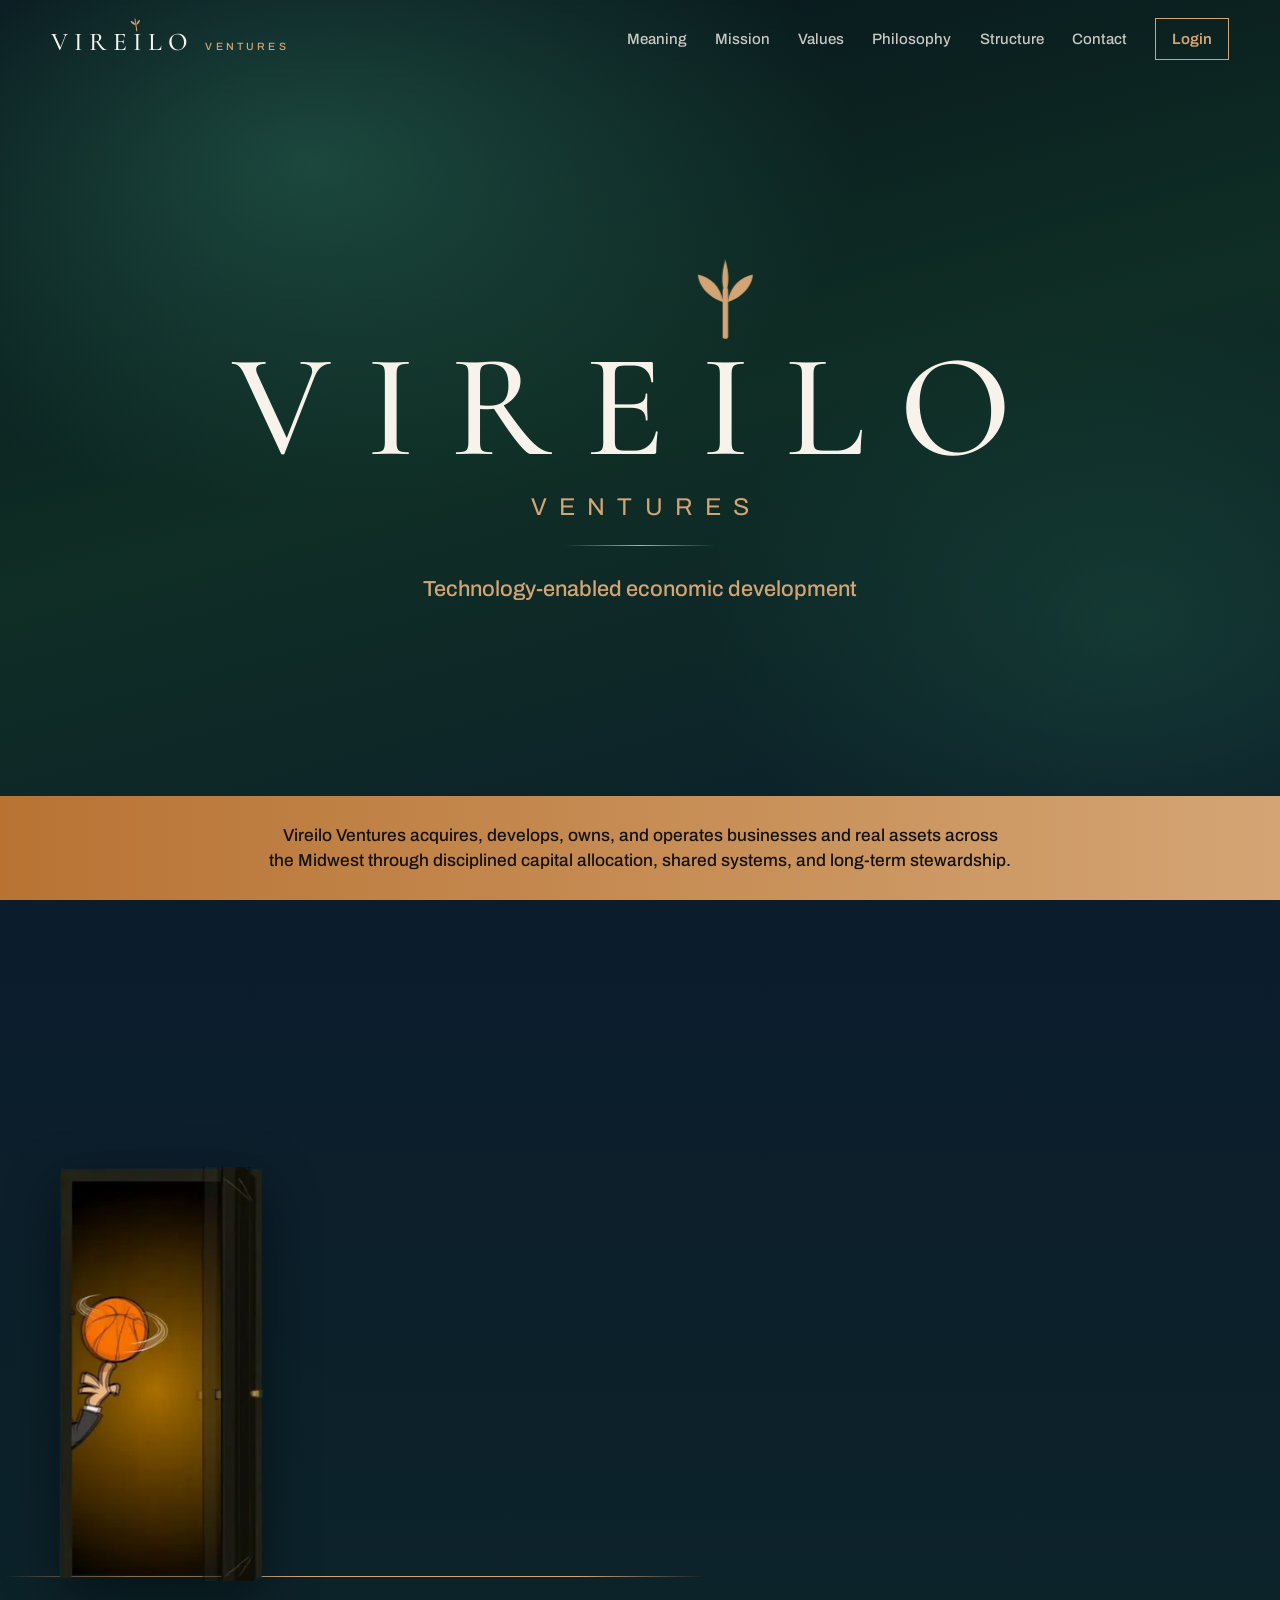
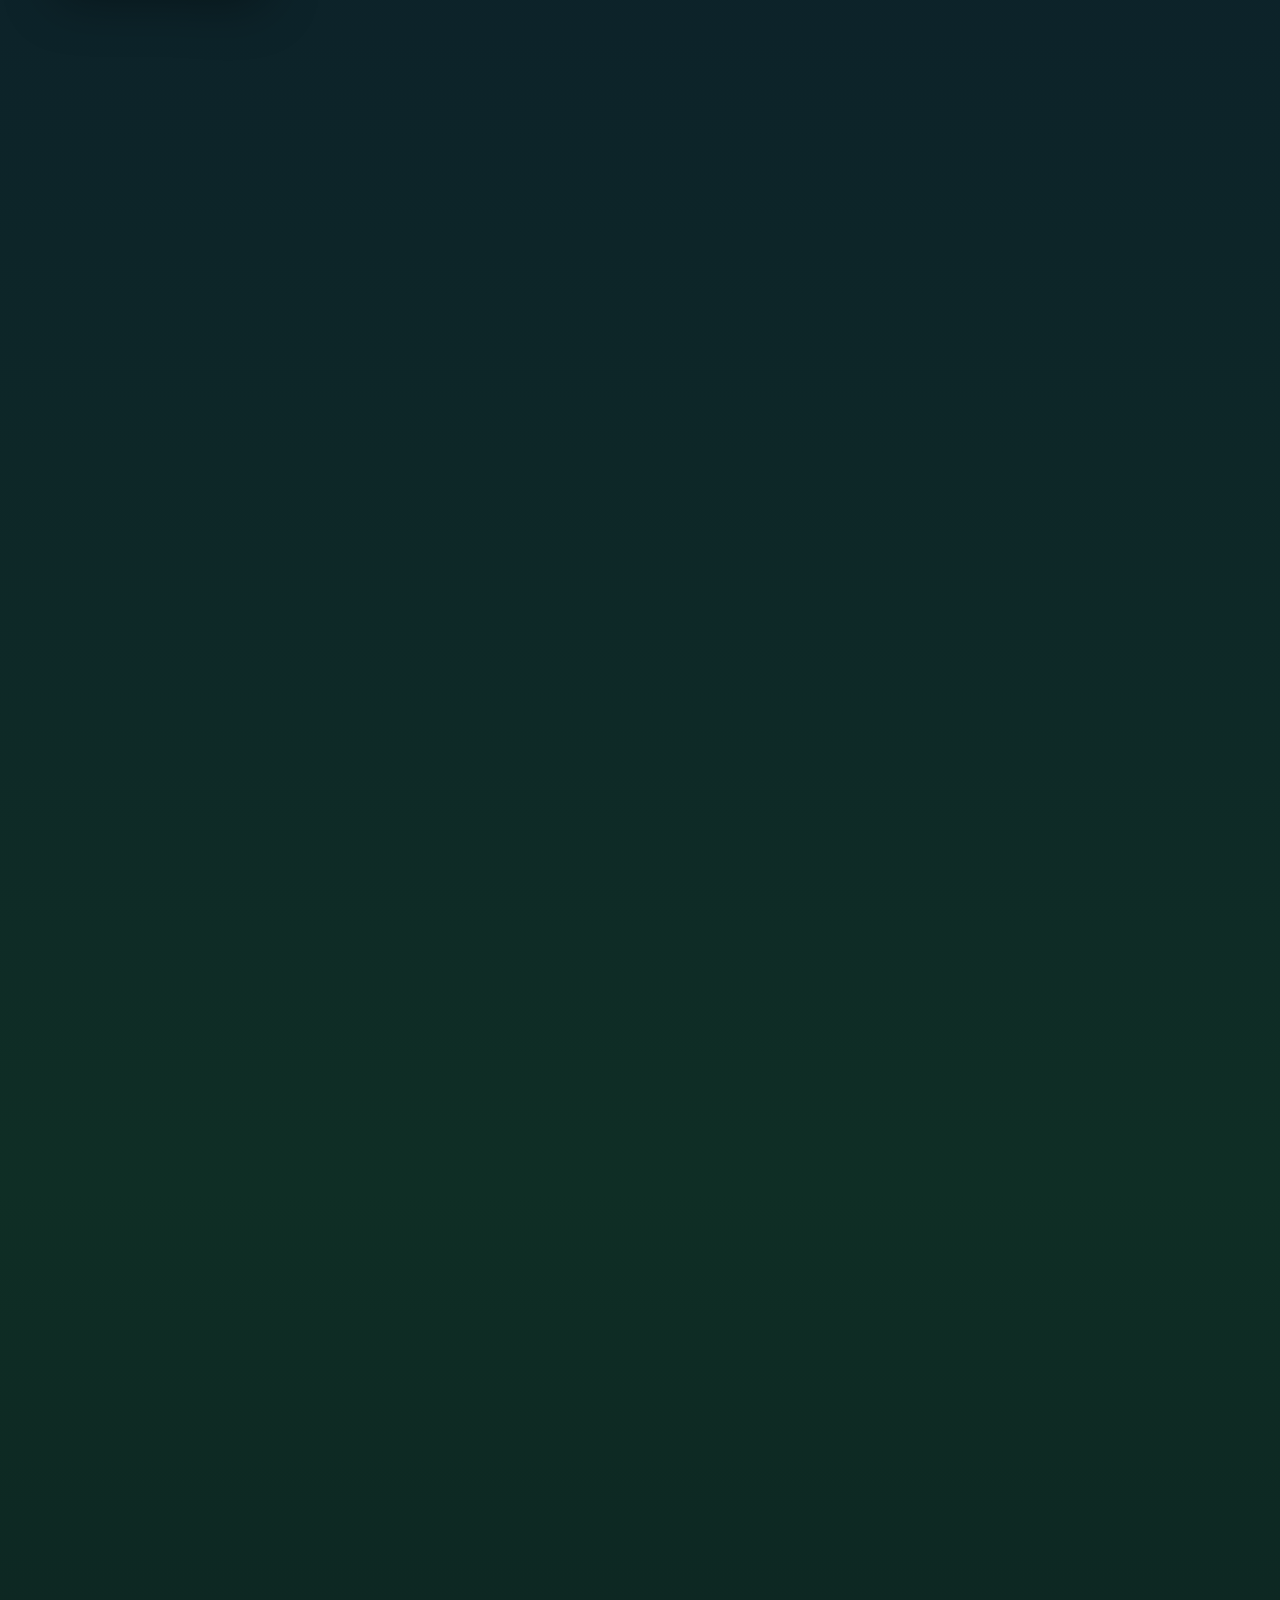
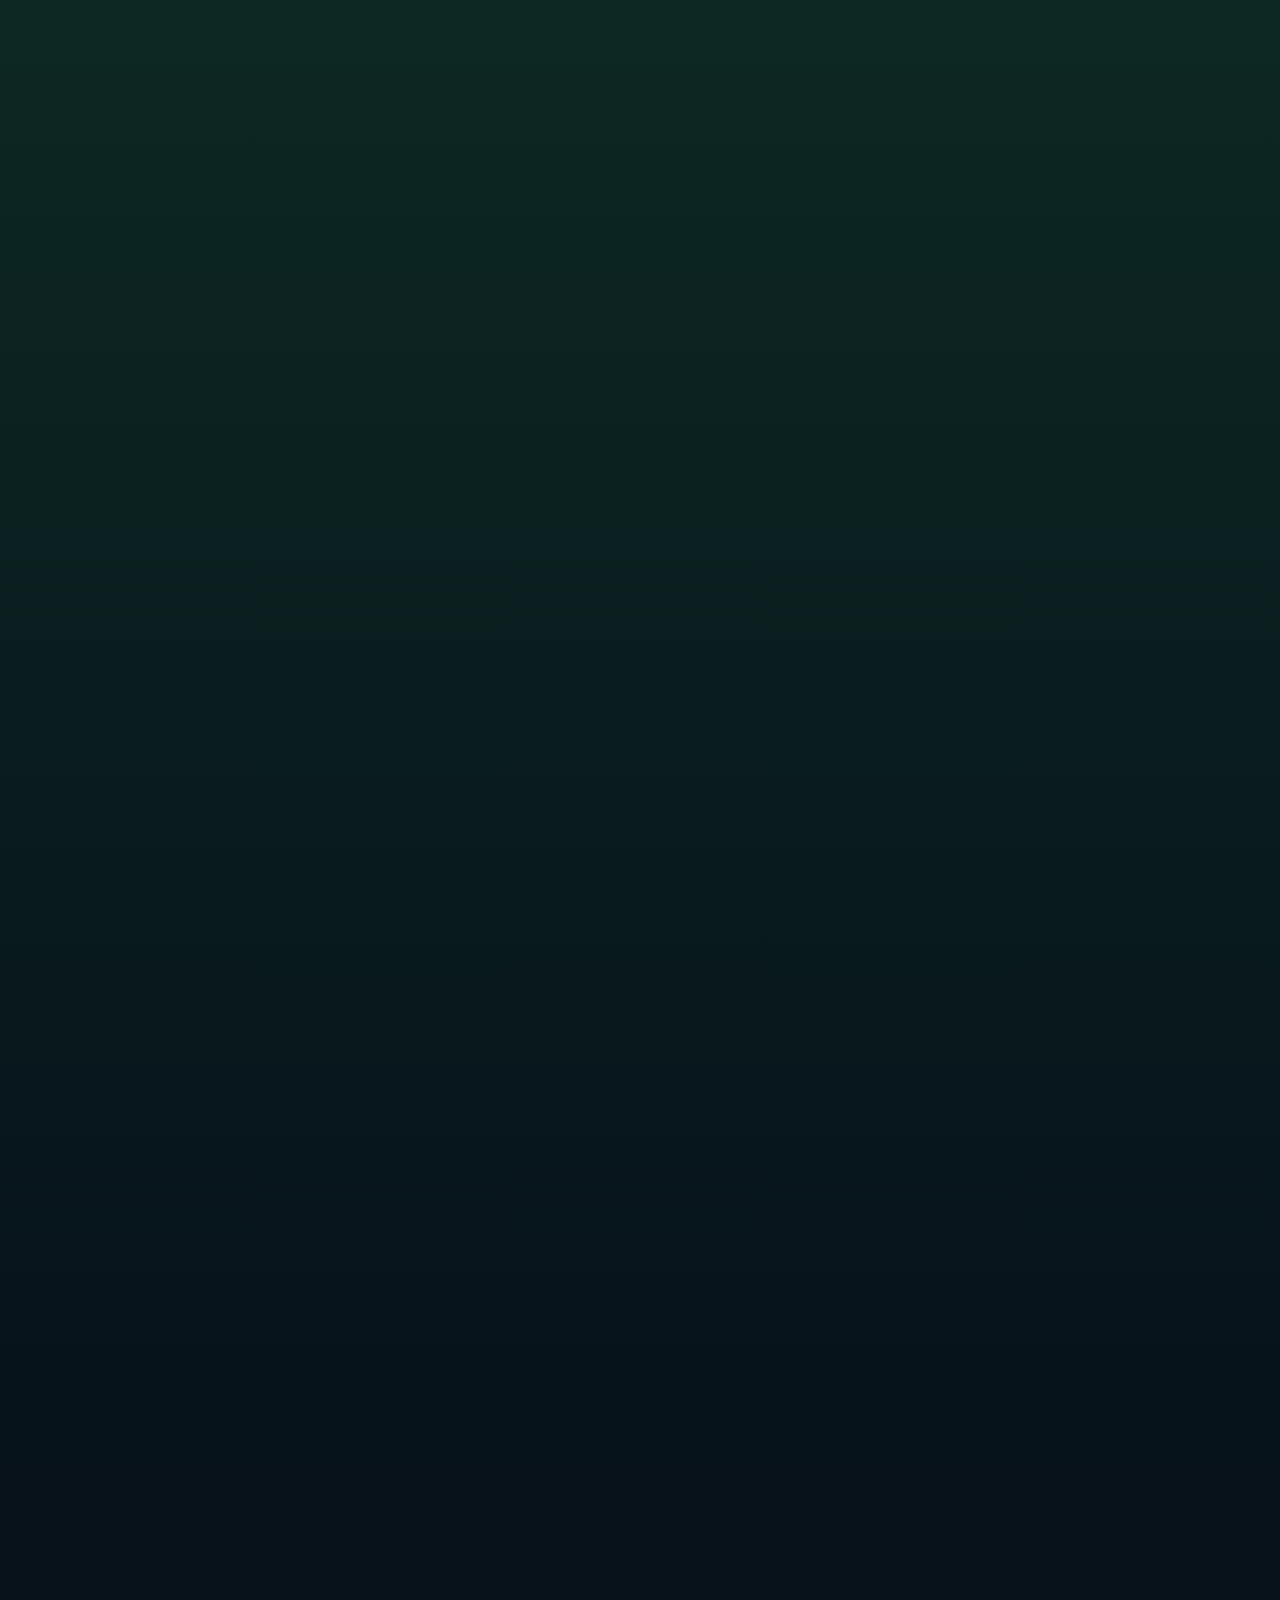
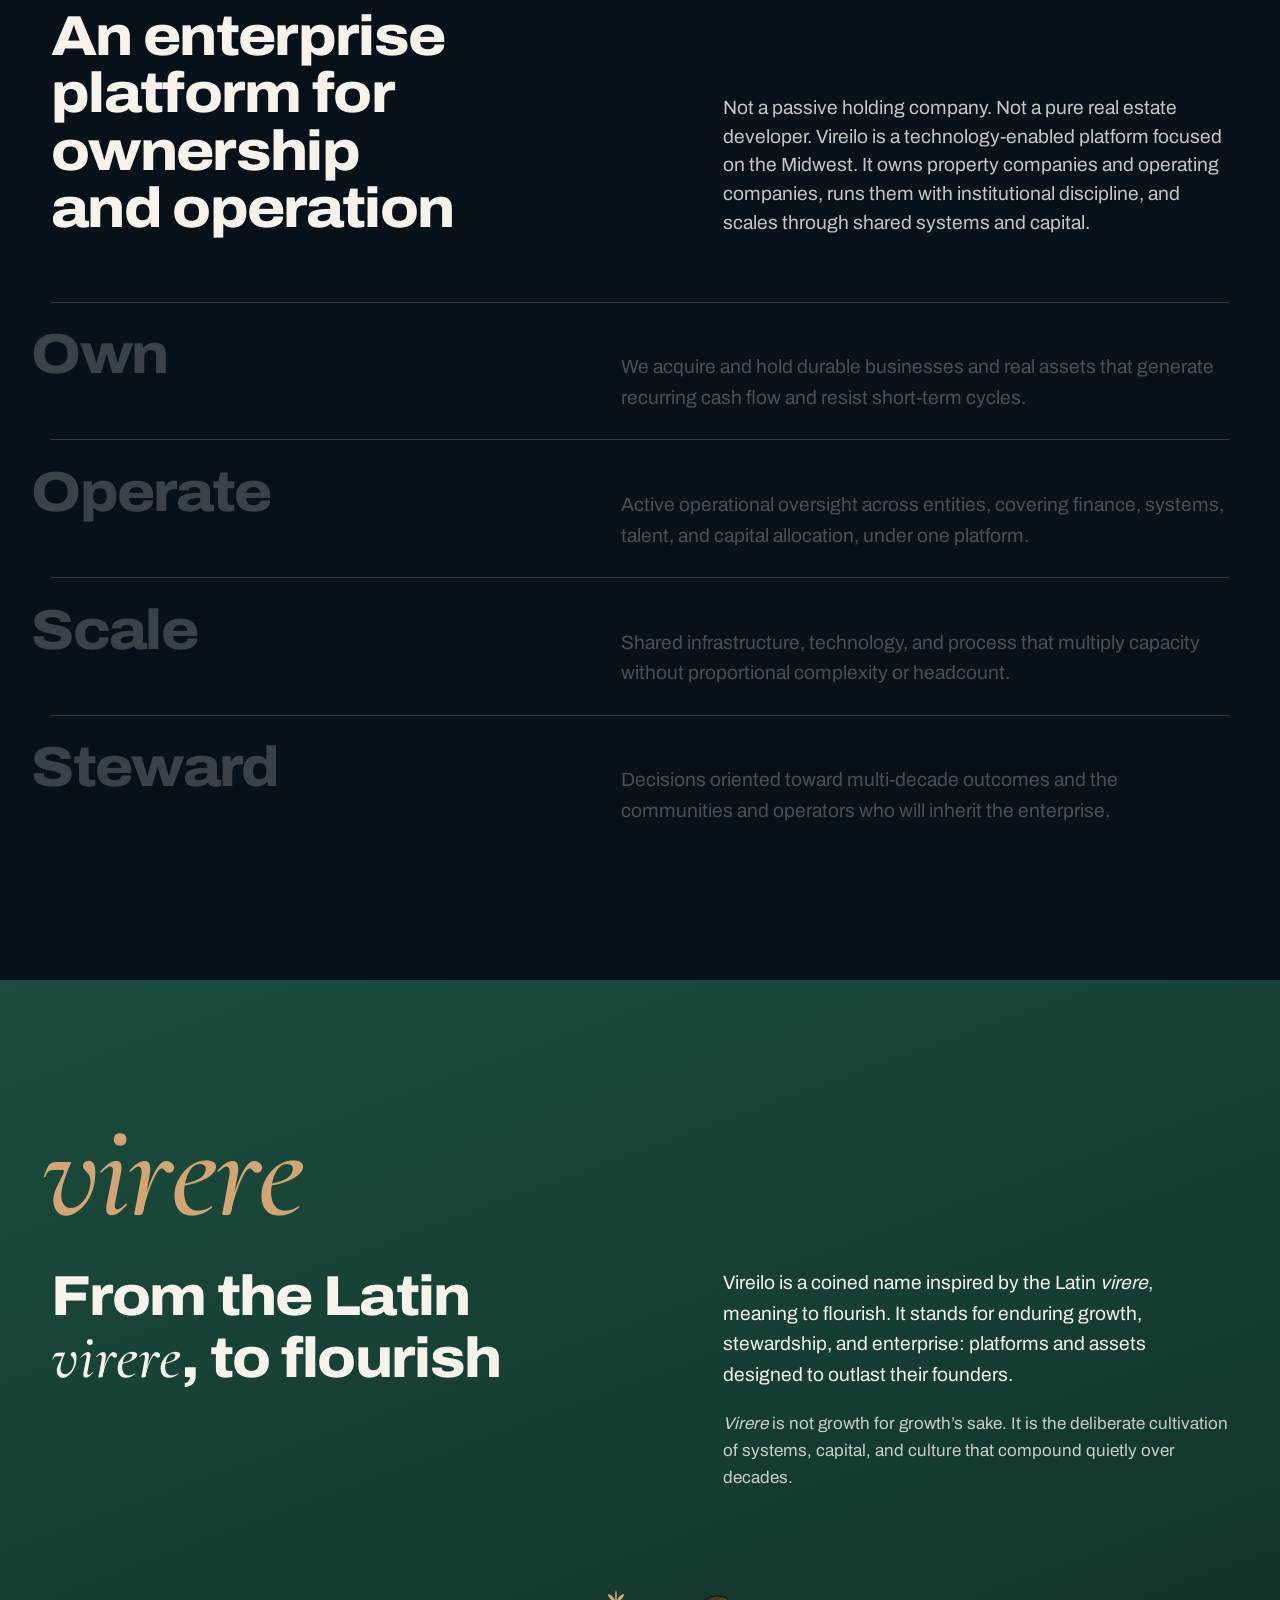
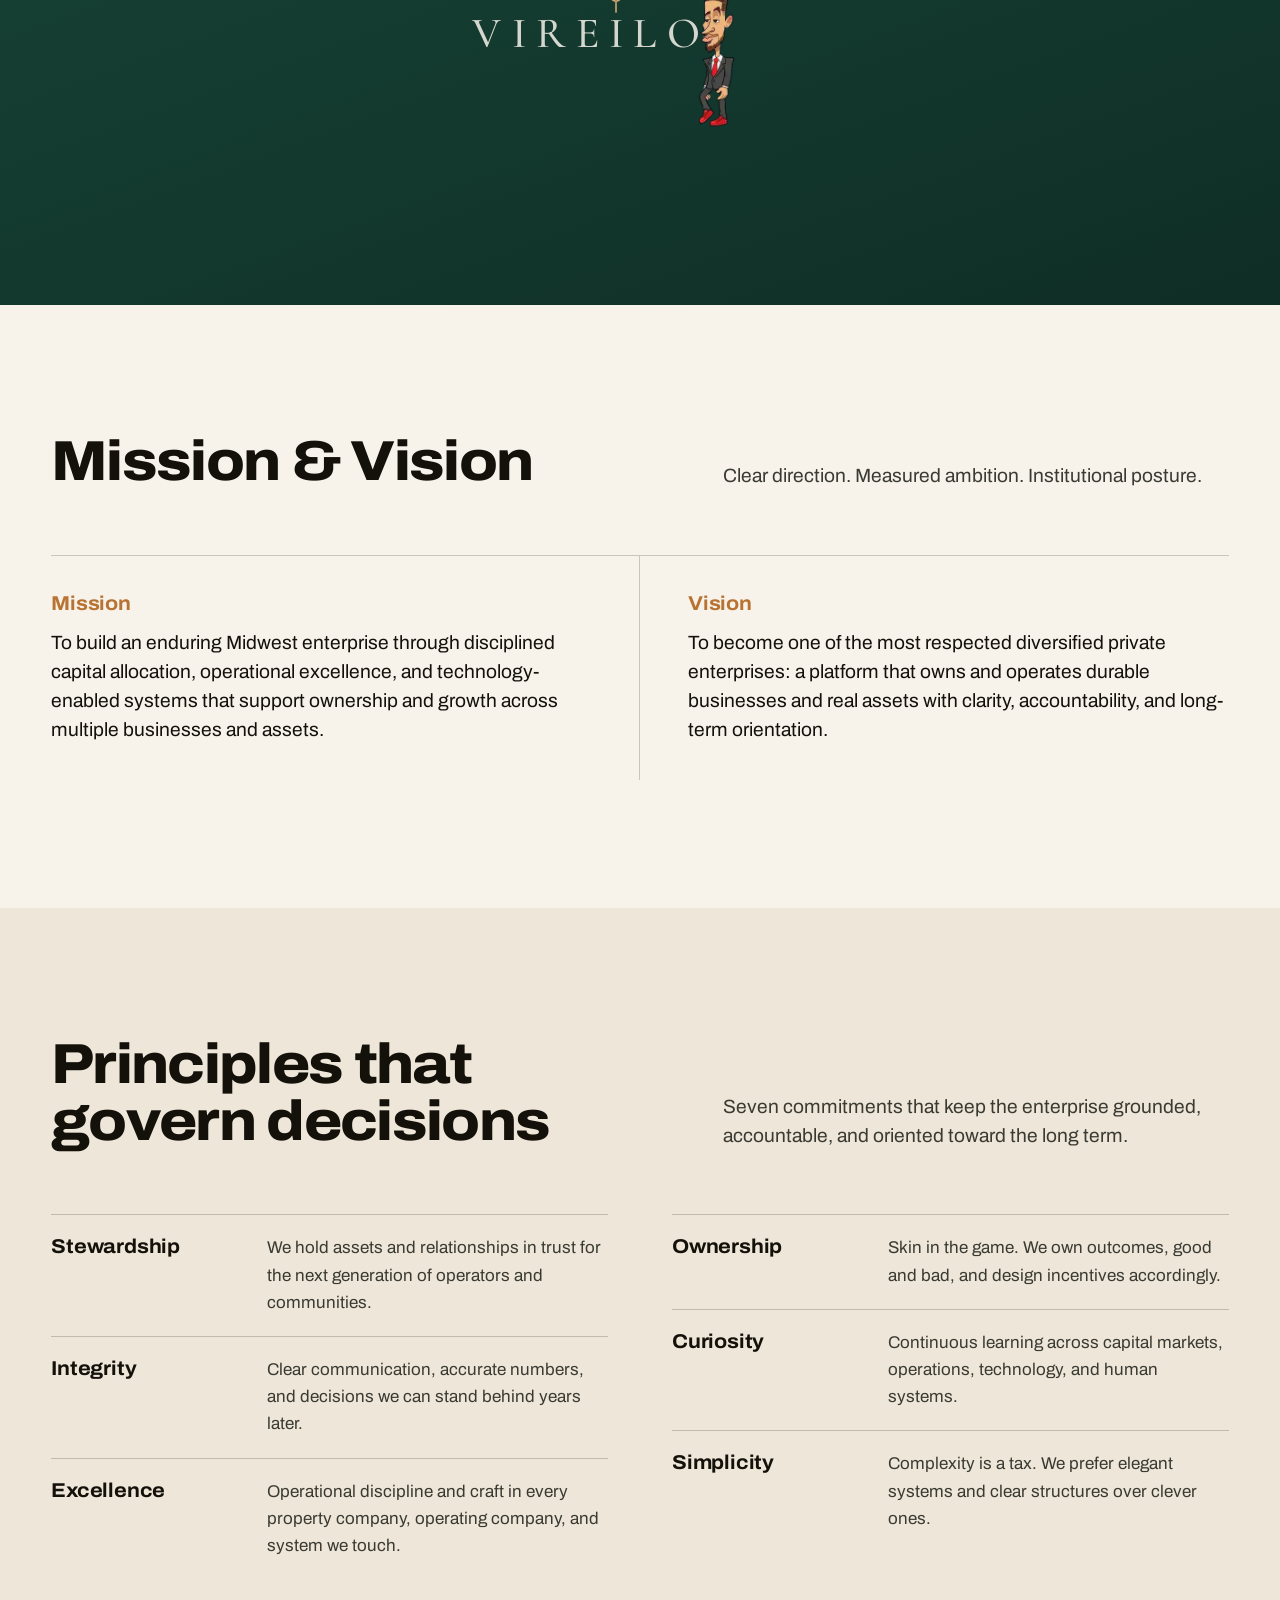
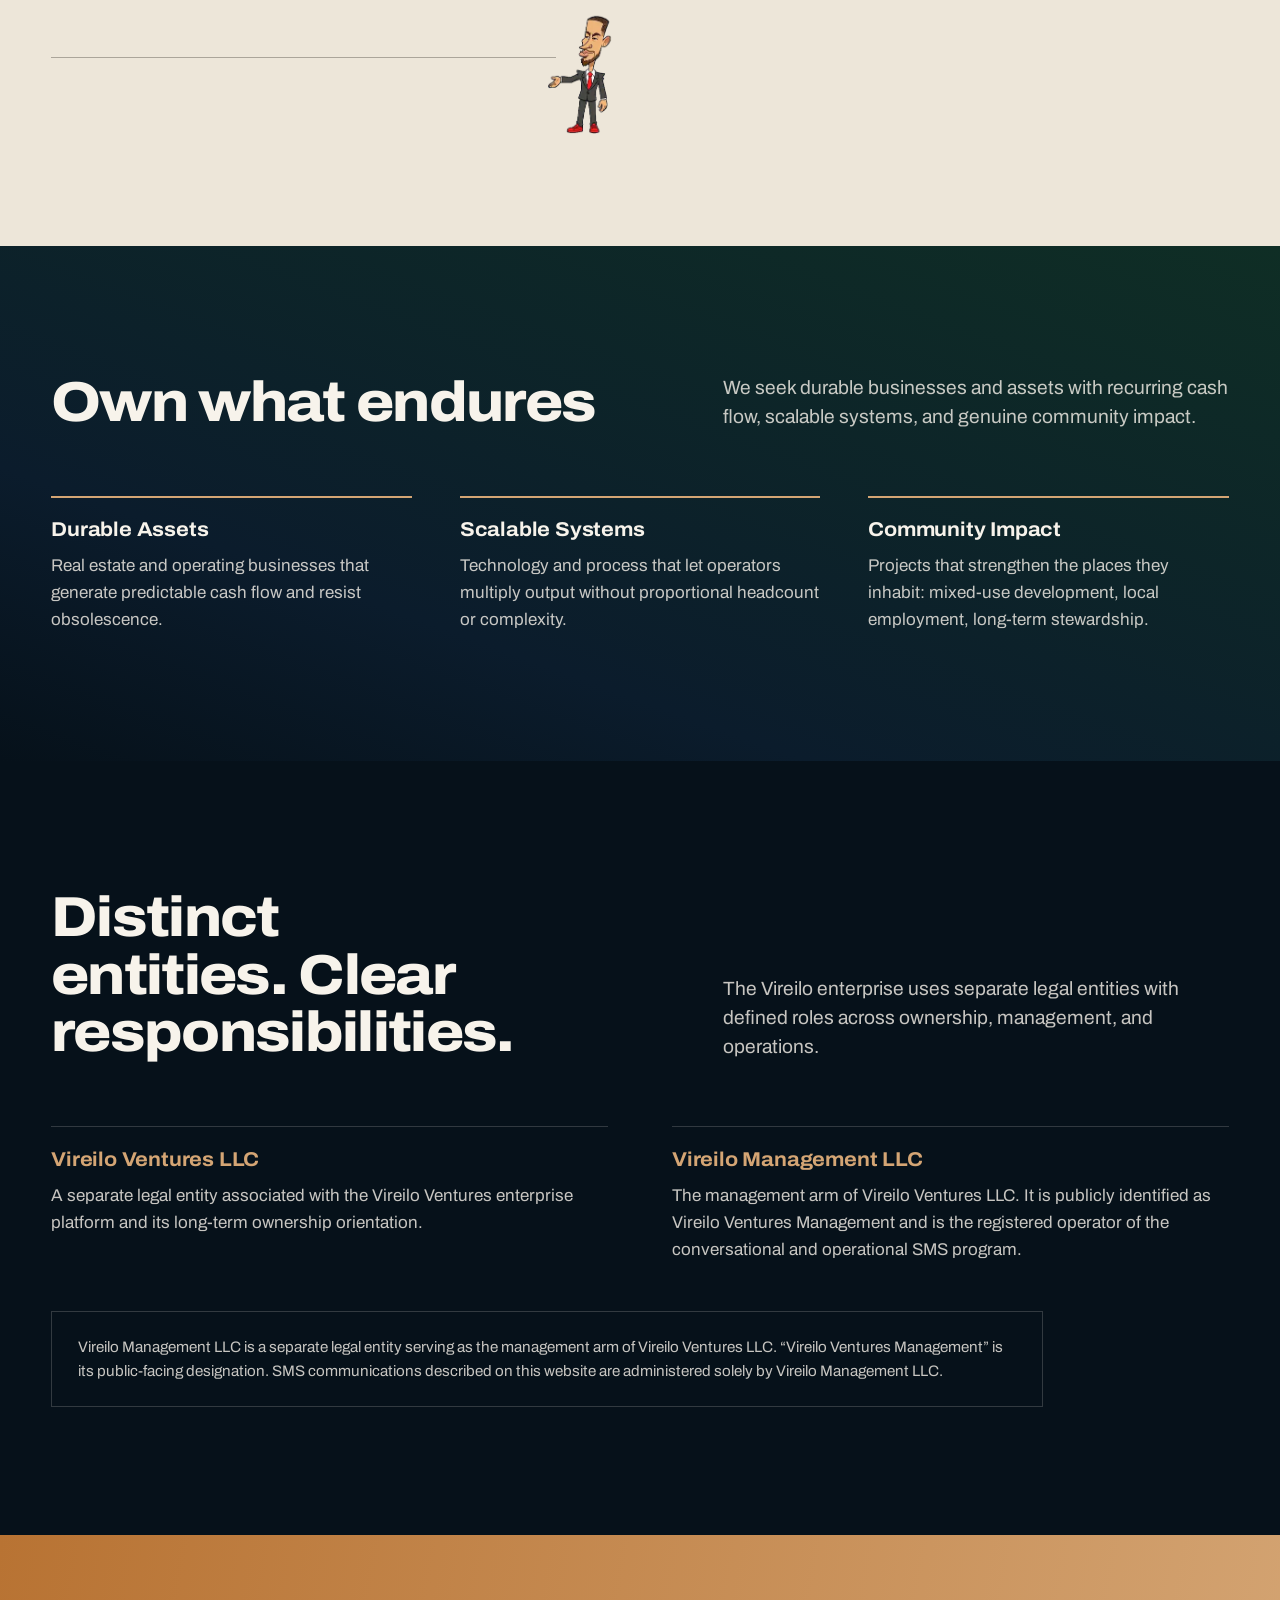
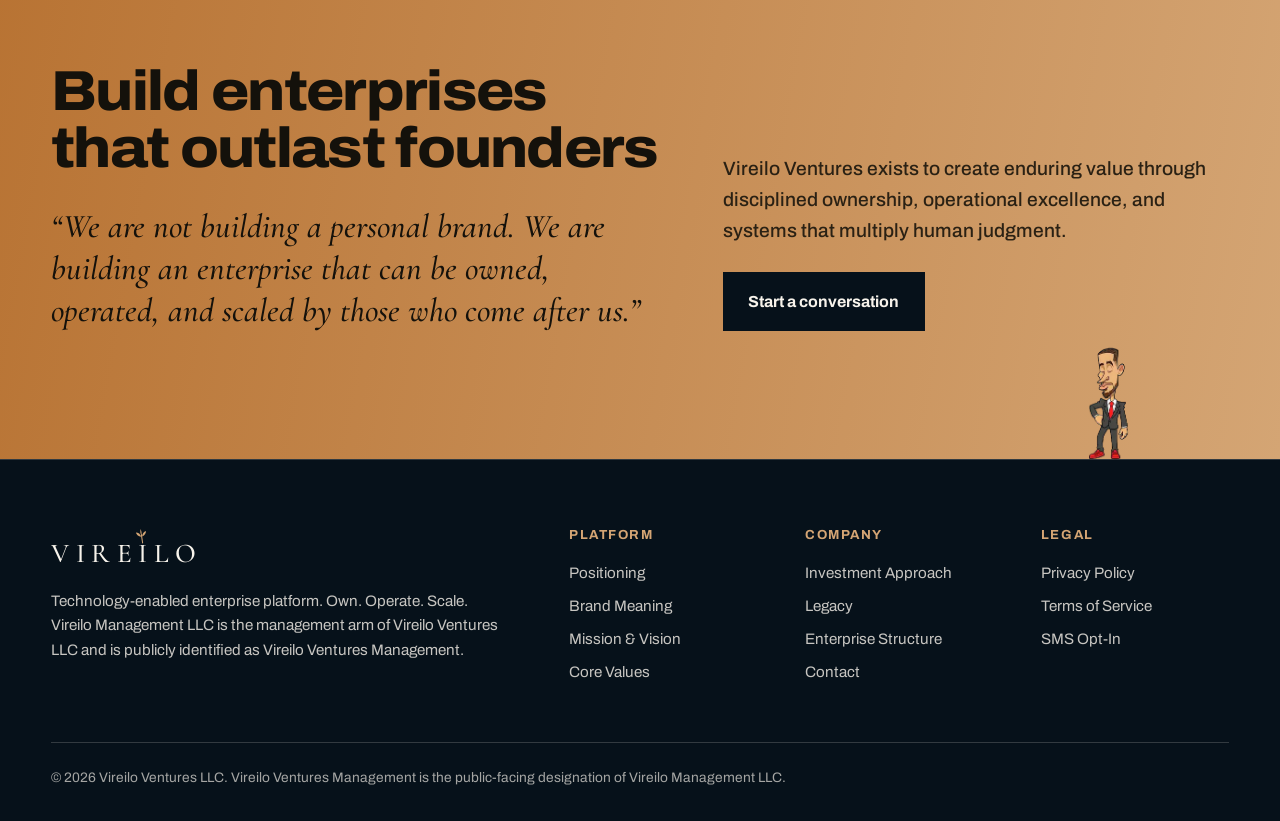
<file: index.html>
<!DOCTYPE html>
<html lang="en">
<head>
  <meta charset="UTF-8" />
  <meta name="viewport" content="width=device-width, initial-scale=1.0" />
  <title>Vireilo Ventures | Enterprise Ownership &amp; Economic Development</title>
  <meta name="description" content="Vireilo Ventures is a technology-enabled enterprise platform that acquires, develops, owns, and operates businesses and real assets across the Midwest with disciplined capital allocation and long-term stewardship." />
  <link rel="canonical" href="https://vireilo.com/" />
  <meta property="og:type" content="website" />
  <meta property="og:site_name" content="Vireilo Ventures" />
  <meta property="og:title" content="Vireilo Ventures | Own. Operate. Scale." />
  <meta property="og:description" content="A technology-enabled enterprise platform focused on durable businesses, real assets, and long-term stewardship across the Midwest." />
  <meta property="og:url" content="https://vireilo.com/" />
  <meta property="og:image" content="https://vireilo.com/assets/og.png" />
  <meta property="og:image:width" content="1200" />
  <meta property="og:image:height" content="630" />
  <meta property="og:image:alt" content="Vireilo Ventures — Own. Operate. Scale." />
  <meta name="twitter:card" content="summary_large_image" />
  <meta name="twitter:title" content="Vireilo Ventures | Own. Operate. Scale." />
  <meta name="twitter:description" content="Technology-enabled economic development with a long-term orientation." />
  <meta name="twitter:image" content="https://vireilo.com/assets/og.png" />
  <link rel="icon" href="data:image/svg+xml,%3Csvg xmlns=%27http://www.w3.org/2000/svg%27 viewBox=%270 0 40 40%27%3E%3Cpath d=%27M20 36 C20 28 20 22 20 16%27 stroke=%27%231B4D3E%27 stroke-width=%272.4%27 fill=%27none%27 stroke-linecap=%27round%27/%3E%3Cpath d=%27M20 18 C17 10 20 4 20 2 C20 4 23 10 20 18 Z M19 21 C12 19 8 13 8 9 C13 10 18 14 19 21 Z M21 21 C28 19 32 13 32 9 C27 10 22 14 21 21 Z%27 fill=%27%231B4D3E%27/%3E%3C/svg%3E" />
  <link rel="preload" href="fonts/archivo-var.woff2" as="font" type="font/woff2" crossorigin />
  <link rel="stylesheet" href="site.css" />
</head>
<body>
  <a class="skip" href="#main">Skip to content</a>
  <div class="progress" id="progress"></div>
  <nav class="nav" id="nav" aria-label="Primary">
    <a href="index.html" class="nav-logo" aria-label="Vireilo Ventures, home"><span class="wm" aria-hidden="true">VIRE<span class="il">I<svg class="leaf" viewBox="0 0 40 40" aria-hidden="true"><path class="stem" pathLength="1" d="M20 36 C20 28 20 22 20 16"/><path class="blade b1" d="M20 18 C17 10 20 4 20 2 C20 4 23 10 20 18 Z"/><path class="blade b2" d="M19 21 C12 19 8 13 8 9 C13 10 18 14 19 21 Z"/><path class="blade b3" d="M21 21 C28 19 32 13 32 9 C27 10 22 14 21 21 Z"/></svg></span>LO</span><small>Ventures</small></a>
    <button class="menu-btn" id="menuBtn" type="button" aria-expanded="false" aria-controls="navLinks">Menu</button>
    <div class="nav-links" id="navLinks">
      <a href="#meaning">Meaning</a>
      <a href="#mission">Mission</a>
      <a href="#values">Values</a>
      <a href="#philosophy">Philosophy</a>
      <a href="#structure">Structure</a>
      <a href="contact.html">Contact</a>
      <a href="login.html" class="dash" id="login-link">Login</a>
    </div>
  </nav>

  <header class="hero">
    <div class="hero-main" id="main">
      <h1 class="lockup" aria-label="Vireilo Ventures">
        <span class="wm" aria-hidden="true"><span class="ch" style="--d:4;--s:-4">V</span><span class="ch" style="--d:3;--s:-3">I</span><span class="ch" style="--d:2;--s:-2">R</span><span class="ch" style="--d:1;--s:-1">E</span><span class="ch il" style="--d:0;--s:0">I<svg class="leaf" viewBox="0 0 40 40" aria-hidden="true"><path class="stem" pathLength="1" d="M20 36 C20 28 20 22 20 16"/><path class="blade b1" d="M20 18 C17 10 20 4 20 2 C20 4 23 10 20 18 Z"/><path class="blade b2" d="M19 21 C12 19 8 13 8 9 C13 10 18 14 19 21 Z"/><path class="blade b3" d="M21 21 C28 19 32 13 32 9 C27 10 22 14 21 21 Z"/></svg></span><span class="ch" style="--d:1;--s:1">L</span><span class="ch" style="--d:2;--s:2">O</span></span>
        <span class="ventures" aria-hidden="true">Ventures</span>
        <span class="rule" aria-hidden="true"></span>
      </h1>
      <p class="sub">Technology-enabled economic development</p>
    </div>
    <div class="band">
      <div class="band-in">
        <p>Vireilo Ventures acquires, develops, owns, and operates businesses and real assets across the Midwest through disciplined capital allocation, shared systems, and long-term stewardship.</p>
      </div>
    </div>
  </header>

  <main>
  <!-- Scroll scene: scrolling plays the founder figure's performance. The door opens,
       he walks out, and the basketball becomes a house, as the three words pass. -->
  <section class="scene" id="transform" aria-label="Own. Operate. Scale.">
    <div class="scene-pin" id="transformPin">
      <div class="scene-stage" aria-hidden="true">
        <div class="tchar-rig" id="tChar"></div>
      </div>
      <div class="scene-copy" aria-hidden="true">
        <p class="tline" id="tLine1">Own.</p>
        <p class="tline" id="tLine2">Operate.</p>
        <p class="tline" id="tLine3">Scale.</p>
      </div>
    </div>
  </section>

  <section class="sec platform dark" id="platform">
    <div class="in">
      <div class="head">
        <h2 data-r="head">An enterprise platform for ownership and operation</h2>
        <p class="lead" data-r style="--i:1">Not a passive holding company. Not a pure real estate developer. Vireilo is a technology-enabled platform focused on the Midwest. It owns property companies and operating companies, runs them with institutional discipline, and scales through shared systems and capital.</p>
      </div>
      <ul class="verbs">
        <li data-line style="--i:0"><h3>Own</h3><p>We acquire and hold durable businesses and real assets that generate recurring cash flow and resist short-term cycles.</p></li>
        <li data-line style="--i:1"><h3>Operate</h3><p>Active operational oversight across entities, covering finance, systems, talent, and capital allocation, under one platform.</p></li>
        <li data-line style="--i:2"><h3>Scale</h3><p>Shared infrastructure, technology, and process that multiply capacity without proportional complexity or headcount.</p></li>
        <li data-line style="--i:3"><h3>Steward</h3><p>Decisions oriented toward multi-decade outcomes and the communities and operators who will inherit the enterprise.</p></li>
      </ul>
    </div>
  </section>

  <section class="sec meaning dark" id="meaning">
    <div class="in">
      <p class="latin" aria-hidden="true" data-latin><span style="--i:0">v</span><span style="--i:1">i</span><span style="--i:2">r</span><span style="--i:3">e</span><span style="--i:4">r</span><span style="--i:5">e</span></p>
      <div class="cols">
        <h2 data-r="head">From the Latin <em>virere</em>, to flourish</h2>
        <div class="txt" data-r style="--i:1">
          <p>Vireilo is a coined name inspired by the Latin <em>virere</em>, meaning to flourish. It stands for enduring growth, stewardship, and enterprise: platforms and assets designed to outlast their founders.</p>
          <p><em>Virere</em> is not growth for growth’s sake. It is the deliberate cultivation of systems, capital, and culture that compound quietly over decades.</p>
        </div>
      </div>
      <div class="act act-leaf" aria-hidden="true">
        <span class="act-wm"><span>V</span><span>I</span><span>R</span><span>E</span><span class="il">I<svg class="leaf" viewBox="0 0 40 40" aria-hidden="true"><path class="stem" d="M20 36 C20 28 20 22 20 16"/><path class="blade b1" d="M20 18 C17 10 20 4 20 2 C20 4 23 10 20 18 Z"/><path class="blade b2" d="M19 21 C12 19 8 13 8 9 C13 10 18 14 19 21 Z"/><path class="blade b3" d="M21 21 C28 19 32 13 32 9 C27 10 22 14 21 21 Z"/></svg><img src="assets/char/cameo/walk-first.webp?v=3" data-play="assets/char/cameo/walk.webp?v=3" data-end="assets/char/cameo/walk-last.webp?v=3" alt="" width="362" height="320" loading="lazy" decoding="async" /></span><span>L</span><span>O</span></span>
      </div>
    </div>
  </section>

  <section class="sec on-light" id="mission">
    <div class="in">
      <div class="head">
        <h2 data-r="head">Mission &amp; Vision</h2>
        <p class="lead" data-r style="--i:1">Clear direction. Measured ambition. Institutional posture.</p>
      </div>
      <div class="mv" data-line>
        <div data-r><h3>Mission</h3><p>To build an enduring Midwest enterprise through disciplined capital allocation, operational excellence, and technology-enabled systems that support ownership and growth across multiple businesses and assets.</p></div>
        <div data-r style="--i:1"><h3>Vision</h3><p>To become one of the most respected diversified private enterprises: a platform that owns and operates durable businesses and real assets with clarity, accountability, and long-term orientation.</p></div>
      </div>
    </div>
  </section>

  <section class="sec values" id="values">
    <div class="in">
      <div class="head">
        <h2 data-r="head">Principles that govern decisions</h2>
        <p class="lead" data-r style="--i:1">Seven commitments that keep the enterprise grounded, accountable, and oriented toward the long term.</p>
      </div>
      <ul class="vals">
        <li data-r style="--i:0"><h3>Stewardship</h3><p>We hold assets and relationships in trust for the next generation of operators and communities.</p></li>
        <li data-r style="--i:1"><h3>Integrity</h3><p>Clear communication, accurate numbers, and decisions we can stand behind years later.</p></li>
        <li data-r style="--i:2"><h3>Excellence</h3><p>Operational discipline and craft in every property company, operating company, and system we touch.</p></li>
        <li data-r style="--i:3"><h3>Ownership</h3><p>Skin in the game. We own outcomes, good and bad, and design incentives accordingly.</p></li>
        <li data-r style="--i:4"><h3>Curiosity</h3><p>Continuous learning across capital markets, operations, technology, and human systems.</p></li>
        <li data-r style="--i:5"><h3>Simplicity</h3><p>Complexity is a tax. We prefer elegant systems and clear structures over clever ones.</p></li>
        <li data-r style="--i:6"><h3>Long-Term Thinking</h3><p>We optimize for decade-scale outcomes, not quarterly optics or vanity metrics.</p></li>
      </ul>
      <div class="act act-level" aria-hidden="true"><span class="act-rule"></span><img src="assets/char/cameo/level-first.webp?v=2" data-play="assets/char/cameo/level.webp?v=2" data-end="assets/char/cameo/level-last.webp?v=2" alt="" width="149" height="260" loading="lazy" decoding="async" /></div>
    </div>
  </section>

  <section class="sec philosophy dark" id="philosophy">
    <div class="in">
      <div class="head">
        <h2 data-r="head">Own what endures</h2>
        <p class="lead" data-r style="--i:1">We seek durable businesses and assets with recurring cash flow, scalable systems, and genuine community impact.</p>
      </div>
      <ul class="three">
        <li data-r style="--i:0"><h3>Durable Assets</h3><p>Real estate and operating businesses that generate predictable cash flow and resist obsolescence.</p></li>
        <li data-r style="--i:1"><h3>Scalable Systems</h3><p>Technology and process that let operators multiply output without proportional headcount or complexity.</p></li>
        <li data-r style="--i:2"><h3>Community Impact</h3><p>Projects that strengthen the places they inhabit: mixed-use development, local employment, long-term stewardship.</p></li>
      </ul>
    </div>
  </section>

  <section class="sec structure dark" id="structure">
    <div class="in">
      <div class="head">
        <h2 data-r="head">Distinct entities. Clear responsibilities.</h2>
        <p class="lead" data-r style="--i:1">The Vireilo enterprise uses separate legal entities with defined roles across ownership, management, and operations.</p>
      </div>
      <ul class="two">
        <li data-r style="--i:0"><h3>Vireilo Ventures LLC</h3><p>A separate legal entity associated with the Vireilo Ventures enterprise platform and its long-term ownership orientation.</p></li>
        <li data-r style="--i:1"><h3>Vireilo Management LLC</h3><p>The management arm of Vireilo Ventures LLC. It is publicly identified as Vireilo Ventures Management and is the registered operator of the conversational and operational SMS program.</p></li>
      </ul>
      <p class="note" data-r>Vireilo Management LLC is a separate legal entity serving as the management arm of Vireilo Ventures LLC. “Vireilo Ventures Management” is its public-facing designation. SMS communications described on this website are administered solely by Vireilo Management LLC.</p>
    </div>
  </section>

  <section class="sec close" id="legacy" data-wipe>
    <div class="in">
      <div>
        <h2 data-r="head">Build enterprises that outlast founders</h2>
        <blockquote data-r style="--i:1">“We are not building a personal brand. We are building an enterprise that can be owned, operated, and scaled by those who come after us.”</blockquote>
      </div>
      <div data-r style="--i:2">
        <p>Vireilo Ventures exists to create enduring value through disciplined ownership, operational excellence, and systems that multiply human judgment.</p>
        <a href="contact.html" class="btn btn-dark">Start a conversation</a>
      </div>
    </div>
  </section>
  </main>

  <footer class="foot">
    <div class="act act-keys" aria-hidden="true"><img src="assets/char/cameo/keys-first.webp?v=2" data-play="assets/char/cameo/keys.webp?v=2" data-end="assets/char/cameo/keys-last.webp?v=2" alt="" width="353" height="260" loading="lazy" decoding="async" /></div>
    <div class="foot-in">
      <div>
        <span class="wm" aria-hidden="true">VIRE<span class="il">I<svg class="leaf" viewBox="0 0 40 40" aria-hidden="true"><path class="stem" pathLength="1" d="M20 36 C20 28 20 22 20 16"/><path class="blade b1" d="M20 18 C17 10 20 4 20 2 C20 4 23 10 20 18 Z"/><path class="blade b2" d="M19 21 C12 19 8 13 8 9 C13 10 18 14 19 21 Z"/><path class="blade b3" d="M21 21 C28 19 32 13 32 9 C27 10 22 14 21 21 Z"/></svg></span>LO</span>
        <p class="about">Technology-enabled enterprise platform. Own. Operate. Scale.<br />Vireilo Management LLC is the management arm of Vireilo Ventures LLC and is publicly identified as Vireilo Ventures Management.</p>
      </div>
      <div>
        <h2>Platform</h2>
        <ul>
          <li><a href="#platform">Positioning</a></li>
          <li><a href="#meaning">Brand Meaning</a></li>
          <li><a href="#mission">Mission &amp; Vision</a></li>
          <li><a href="#values">Core Values</a></li>
        </ul>
      </div>
      <div>
        <h2>Company</h2>
        <ul>
          <li><a href="#philosophy">Investment Approach</a></li>
          <li><a href="#legacy">Legacy</a></li>
          <li><a href="#structure">Enterprise Structure</a></li>
          <li><a href="contact.html">Contact</a></li>
        </ul>
      </div>
      <div>
        <h2>Legal</h2>
        <ul>
          <li><a href="privacy.html">Privacy Policy</a></li>
          <li><a href="terms.html">Terms of Service</a></li>
          <li><a href="sms-consent.html">SMS Opt-In</a></li>
        </ul>
      </div>
    </div>
    <div class="foot-base">© 2026 Vireilo Ventures LLC. Vireilo Ventures Management is the public-facing designation of Vireilo Management LLC.</div>
  </footer>

  <script src="character.js" defer></script>
  <script src="site.js" defer></script>
</body>
</html>
</file>
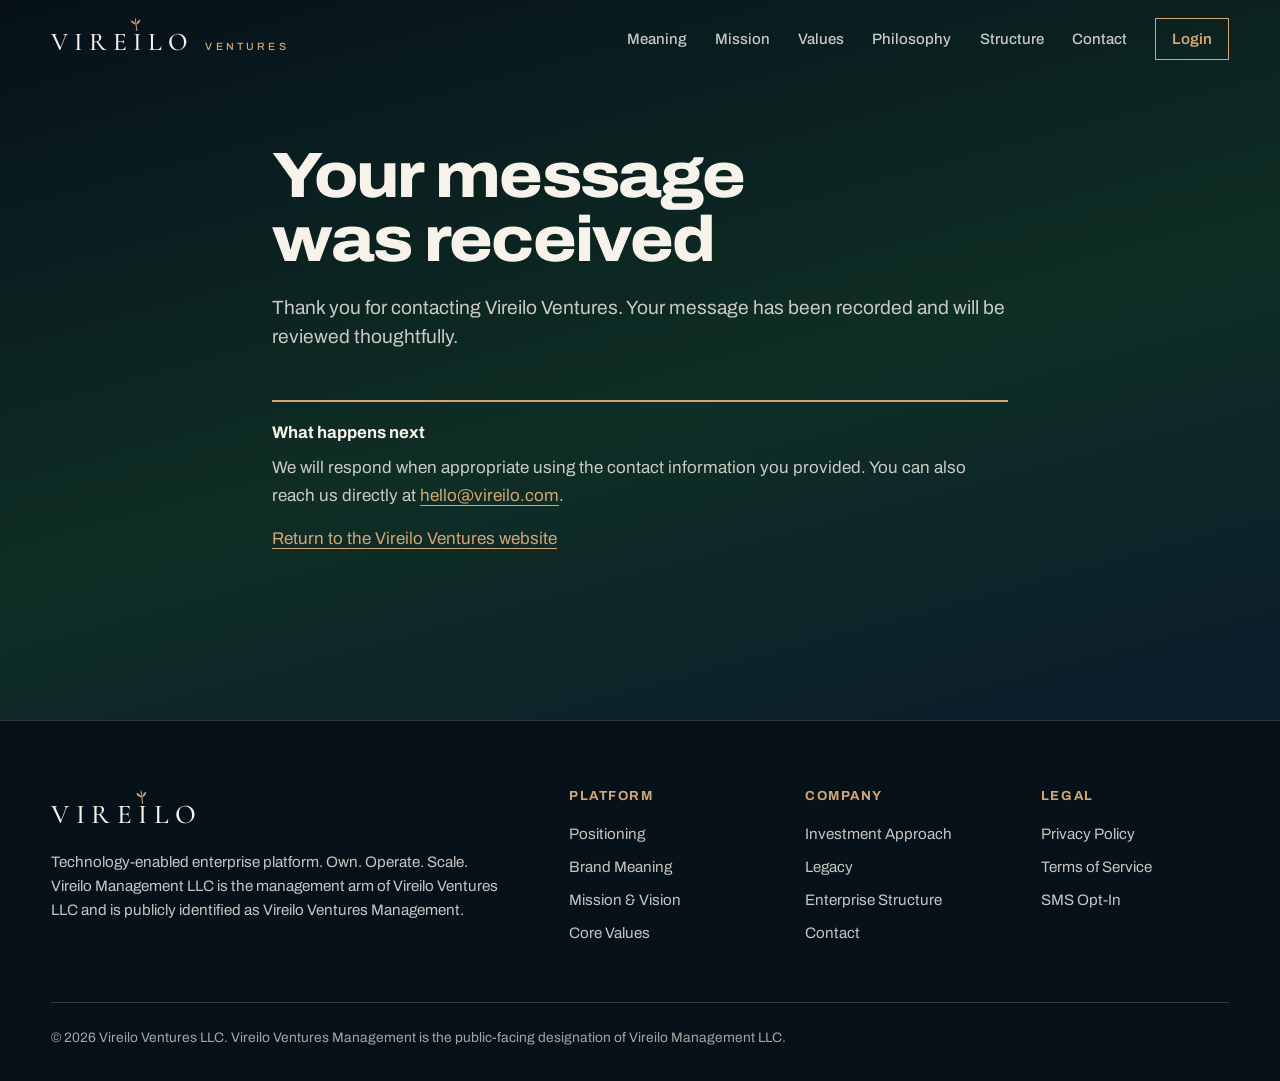
<file: contact-thank-you.html>
<!DOCTYPE html>
<html lang="en">
<head>
  <meta charset="UTF-8" />
  <meta name="viewport" content="width=device-width, initial-scale=1.0" />
  <title>Message Received | Vireilo Ventures</title>
  <meta name="description" content="Confirmation that Vireilo Ventures received your message." />
  <meta name="robots" content="noindex, follow" />
  <link rel="icon" href="data:image/svg+xml,%3Csvg xmlns=%27http://www.w3.org/2000/svg%27 viewBox=%270 0 40 40%27%3E%3Cpath d=%27M20 36 C20 28 20 22 20 16%27 stroke=%27%231B4D3E%27 stroke-width=%272.4%27 fill=%27none%27 stroke-linecap=%27round%27/%3E%3Cpath d=%27M20 18 C17 10 20 4 20 2 C20 4 23 10 20 18 Z M19 21 C12 19 8 13 8 9 C13 10 18 14 19 21 Z M21 21 C28 19 32 13 32 9 C27 10 22 14 21 21 Z%27 fill=%27%231B4D3E%27/%3E%3C/svg%3E" />
  <link rel="preload" href="fonts/archivo-var.woff2" as="font" type="font/woff2" crossorigin />
  <link rel="stylesheet" href="site.css" />
</head>
<body>
  <a class="skip" href="#main">Skip to content</a>
  <div class="progress" id="progress"></div>
  <nav class="nav" id="nav" aria-label="Primary">
    <a href="index.html" class="nav-logo" aria-label="Vireilo Ventures, home"><span class="wm" aria-hidden="true">VIRE<span class="il">I<svg class="leaf" viewBox="0 0 40 40" aria-hidden="true"><path class="stem" pathLength="1" d="M20 36 C20 28 20 22 20 16"/><path class="blade b1" d="M20 18 C17 10 20 4 20 2 C20 4 23 10 20 18 Z"/><path class="blade b2" d="M19 21 C12 19 8 13 8 9 C13 10 18 14 19 21 Z"/><path class="blade b3" d="M21 21 C28 19 32 13 32 9 C27 10 22 14 21 21 Z"/></svg></span>LO</span><small>Ventures</small></a>
    <button class="menu-btn" id="menuBtn" type="button" aria-expanded="false" aria-controls="navLinks">Menu</button>
    <div class="nav-links" id="navLinks">
      <a href="index.html#meaning">Meaning</a>
      <a href="index.html#mission">Mission</a>
      <a href="index.html#values">Values</a>
      <a href="index.html#philosophy">Philosophy</a>
      <a href="index.html#structure">Structure</a>
      <a href="contact.html">Contact</a>
      <a href="login.html" class="dash" id="login-link">Login</a>
    </div>
  </nav>

  <main class="page" id="main">
    <div class="page-inner">
      <h1>Your message was received</h1>
      <p class="page-lead">
        Thank you for contacting Vireilo Ventures. Your message has been recorded and will be reviewed thoughtfully.
      </p>

      <div class="contact-grid" style="grid-template-columns: 1fr;">
        <div class="contact-card">
          <h3>What happens next</h3>
          <p>We will respond when appropriate using the contact information you provided. You can also reach us directly at <a href="mailto:hello@vireilo.com">hello@vireilo.com</a>.</p>
          <p style="margin-top: 1rem;"><a href="index.html">Return to the Vireilo Ventures website</a></p>
        </div>
      </div>
    </div>
  </main>

  <footer class="foot">
    <div class="foot-in">
      <div>
        <span class="wm" aria-hidden="true">VIRE<span class="il">I<svg class="leaf" viewBox="0 0 40 40" aria-hidden="true"><path class="stem" pathLength="1" d="M20 36 C20 28 20 22 20 16"/><path class="blade b1" d="M20 18 C17 10 20 4 20 2 C20 4 23 10 20 18 Z"/><path class="blade b2" d="M19 21 C12 19 8 13 8 9 C13 10 18 14 19 21 Z"/><path class="blade b3" d="M21 21 C28 19 32 13 32 9 C27 10 22 14 21 21 Z"/></svg></span>LO</span>
        <p class="about">Technology-enabled enterprise platform. Own. Operate. Scale.<br />Vireilo Management LLC is the management arm of Vireilo Ventures LLC and is publicly identified as Vireilo Ventures Management.</p>
      </div>
      <div>
        <h2>Platform</h2>
        <ul>
          <li><a href="index.html#platform">Positioning</a></li>
          <li><a href="index.html#meaning">Brand Meaning</a></li>
          <li><a href="index.html#mission">Mission &amp; Vision</a></li>
          <li><a href="index.html#values">Core Values</a></li>
        </ul>
      </div>
      <div>
        <h2>Company</h2>
        <ul>
          <li><a href="index.html#philosophy">Investment Approach</a></li>
          <li><a href="index.html#legacy">Legacy</a></li>
          <li><a href="index.html#structure">Enterprise Structure</a></li>
          <li><a href="contact.html">Contact</a></li>
        </ul>
      </div>
      <div>
        <h2>Legal</h2>
        <ul>
          <li><a href="privacy.html">Privacy Policy</a></li>
          <li><a href="terms.html">Terms of Service</a></li>
          <li><a href="sms-consent.html">SMS Opt-In</a></li>
        </ul>
      </div>
    </div>
    <div class="foot-base">© 2026 Vireilo Ventures LLC. Vireilo Ventures Management is the public-facing designation of Vireilo Management LLC.</div>
  </footer>

  <script src="site.js" defer></script>
</body>
</html>
</file>
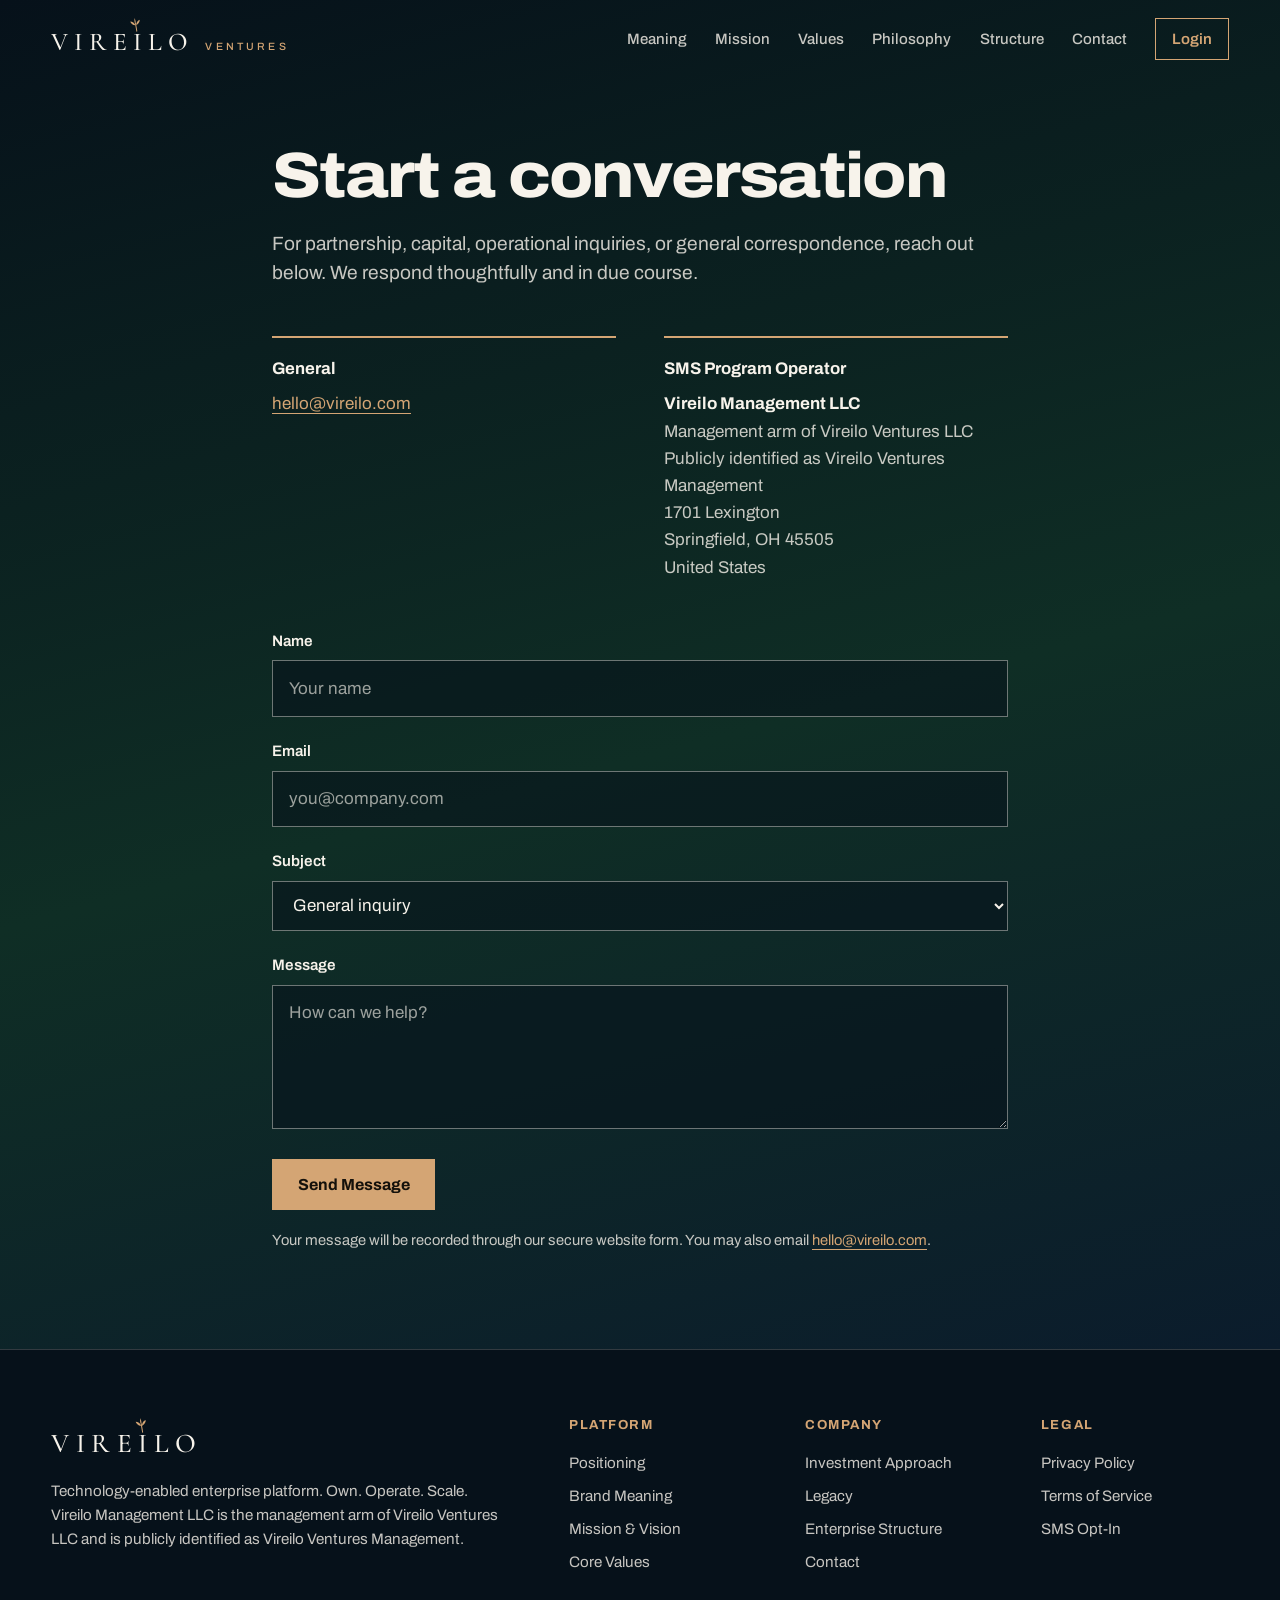
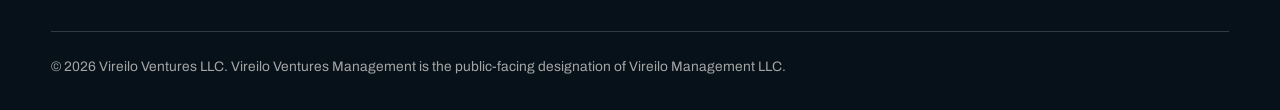
<file: contact.html>
<!DOCTYPE html>
<html lang="en">
<head>
  <meta charset="UTF-8" />
  <meta name="viewport" content="width=device-width, initial-scale=1.0" />
  <title>Contact | Vireilo Ventures</title>
  <meta name="description" content="Contact Vireilo Ventures. Reach out regarding partnership, investment, or general inquiries." />
  <link rel="canonical" href="https://vireilo.com/contact.html" />
  <meta property="og:type" content="website" />
  <meta property="og:site_name" content="Vireilo Ventures" />
  <meta property="og:title" content="Contact | Vireilo Ventures" />
  <meta property="og:description" content="Start a conversation with Vireilo Ventures." />
  <meta property="og:url" content="https://vireilo.com/contact.html" />
  <meta property="og:image" content="https://vireilo.com/assets/og.png" />
  <meta name="twitter:card" content="summary_large_image" />
  <meta name="twitter:image" content="https://vireilo.com/assets/og.png" />
  <link rel="icon" href="data:image/svg+xml,%3Csvg xmlns=%27http://www.w3.org/2000/svg%27 viewBox=%270 0 40 40%27%3E%3Cpath d=%27M20 36 C20 28 20 22 20 16%27 stroke=%27%231B4D3E%27 stroke-width=%272.4%27 fill=%27none%27 stroke-linecap=%27round%27/%3E%3Cpath d=%27M20 18 C17 10 20 4 20 2 C20 4 23 10 20 18 Z M19 21 C12 19 8 13 8 9 C13 10 18 14 19 21 Z M21 21 C28 19 32 13 32 9 C27 10 22 14 21 21 Z%27 fill=%27%231B4D3E%27/%3E%3C/svg%3E" />
  <link rel="preload" href="fonts/archivo-var.woff2" as="font" type="font/woff2" crossorigin />
  <link rel="stylesheet" href="site.css" />
</head>
<body>
  <a class="skip" href="#main">Skip to content</a>
  <div class="progress" id="progress"></div>
  <nav class="nav" id="nav" aria-label="Primary">
    <a href="index.html" class="nav-logo" aria-label="Vireilo Ventures, home"><span class="wm" aria-hidden="true">VIRE<span class="il">I<svg class="leaf" viewBox="0 0 40 40" aria-hidden="true"><path class="stem" pathLength="1" d="M20 36 C20 28 20 22 20 16"/><path class="blade b1" d="M20 18 C17 10 20 4 20 2 C20 4 23 10 20 18 Z"/><path class="blade b2" d="M19 21 C12 19 8 13 8 9 C13 10 18 14 19 21 Z"/><path class="blade b3" d="M21 21 C28 19 32 13 32 9 C27 10 22 14 21 21 Z"/></svg></span>LO</span><small>Ventures</small></a>
    <button class="menu-btn" id="menuBtn" type="button" aria-expanded="false" aria-controls="navLinks">Menu</button>
    <div class="nav-links" id="navLinks">
      <a href="index.html#meaning">Meaning</a>
      <a href="index.html#mission">Mission</a>
      <a href="index.html#values">Values</a>
      <a href="index.html#philosophy">Philosophy</a>
      <a href="index.html#structure">Structure</a>
      <a href="contact.html">Contact</a>
      <a href="login.html" class="dash" id="login-link">Login</a>
    </div>
  </nav>

  <main class="page" id="main">
    <div class="page-inner">
      <h1>Start a conversation</h1>
      <p class="page-lead">
        For partnership, capital, operational inquiries, or general correspondence, reach out below. We respond thoughtfully and in due course.
      </p>

      <div class="contact-grid">
        <div class="contact-card">
          <h3>General</h3>
          <p><a href="mailto:hello@vireilo.com">hello@vireilo.com</a></p>
        </div>
        <div class="contact-card">
          <h3>SMS Program Operator</h3>
          <p><strong>Vireilo Management LLC</strong><br />Management arm of Vireilo Ventures LLC<br />Publicly identified as Vireilo Ventures Management<br />1701 Lexington<br />Springfield, OH 45505<br />United States</p>
        </div>
      </div>

      <form name="contact" method="POST" data-netlify="true" data-netlify-honeypot="bot-field" action="/contact-thank-you.html">
        <input type="hidden" name="form-name" value="contact" />
        <p class="bot-field"><label>Do not fill this out: <input name="bot-field" /></label></p>
        <div class="form-group">
          <label for="name">Name</label>
          <input type="text" id="name" name="name" required placeholder="Your name" />
        </div>
        <div class="form-group">
          <label for="email">Email</label>
          <input type="email" id="email" name="email" required placeholder="you@company.com" />
        </div>
        <div class="form-group">
          <label for="subject">Subject</label>
          <select id="subject" name="subject">
            <option value="General inquiry">General inquiry</option>
            <option value="Partnership">Partnership</option>
            <option value="Capital / Investment">Capital / Investment</option>
            <option value="Operations">Operations</option>
            <option value="Other">Other</option>
          </select>
        </div>
        <div class="form-group">
          <label for="message">Message</label>
          <textarea id="message" name="message" required placeholder="How can we help?"></textarea>
        </div>
        <button type="submit" class="btn-primary">Send Message</button>
        <p class="form-note">Your message will be recorded through our secure website form. You may also email <a href="mailto:hello@vireilo.com">hello@vireilo.com</a>.</p>
      </form>
    </div>
  </main>

  <footer class="foot">
    <div class="foot-in">
      <div>
        <span class="wm" aria-hidden="true">VIRE<span class="il">I<svg class="leaf" viewBox="0 0 40 40" aria-hidden="true"><path class="stem" pathLength="1" d="M20 36 C20 28 20 22 20 16"/><path class="blade b1" d="M20 18 C17 10 20 4 20 2 C20 4 23 10 20 18 Z"/><path class="blade b2" d="M19 21 C12 19 8 13 8 9 C13 10 18 14 19 21 Z"/><path class="blade b3" d="M21 21 C28 19 32 13 32 9 C27 10 22 14 21 21 Z"/></svg></span>LO</span>
        <p class="about">Technology-enabled enterprise platform. Own. Operate. Scale.<br />Vireilo Management LLC is the management arm of Vireilo Ventures LLC and is publicly identified as Vireilo Ventures Management.</p>
      </div>
      <div>
        <h2>Platform</h2>
        <ul>
          <li><a href="index.html#platform">Positioning</a></li>
          <li><a href="index.html#meaning">Brand Meaning</a></li>
          <li><a href="index.html#mission">Mission &amp; Vision</a></li>
          <li><a href="index.html#values">Core Values</a></li>
        </ul>
      </div>
      <div>
        <h2>Company</h2>
        <ul>
          <li><a href="index.html#philosophy">Investment Approach</a></li>
          <li><a href="index.html#legacy">Legacy</a></li>
          <li><a href="index.html#structure">Enterprise Structure</a></li>
          <li><a href="contact.html">Contact</a></li>
        </ul>
      </div>
      <div>
        <h2>Legal</h2>
        <ul>
          <li><a href="privacy.html">Privacy Policy</a></li>
          <li><a href="terms.html">Terms of Service</a></li>
          <li><a href="sms-consent.html">SMS Opt-In</a></li>
        </ul>
      </div>
    </div>
    <div class="foot-base">© 2026 Vireilo Ventures LLC. Vireilo Ventures Management is the public-facing designation of Vireilo Management LLC.</div>
  </footer>

  <script src="site.js" defer></script>
</body>
</html>
</file>
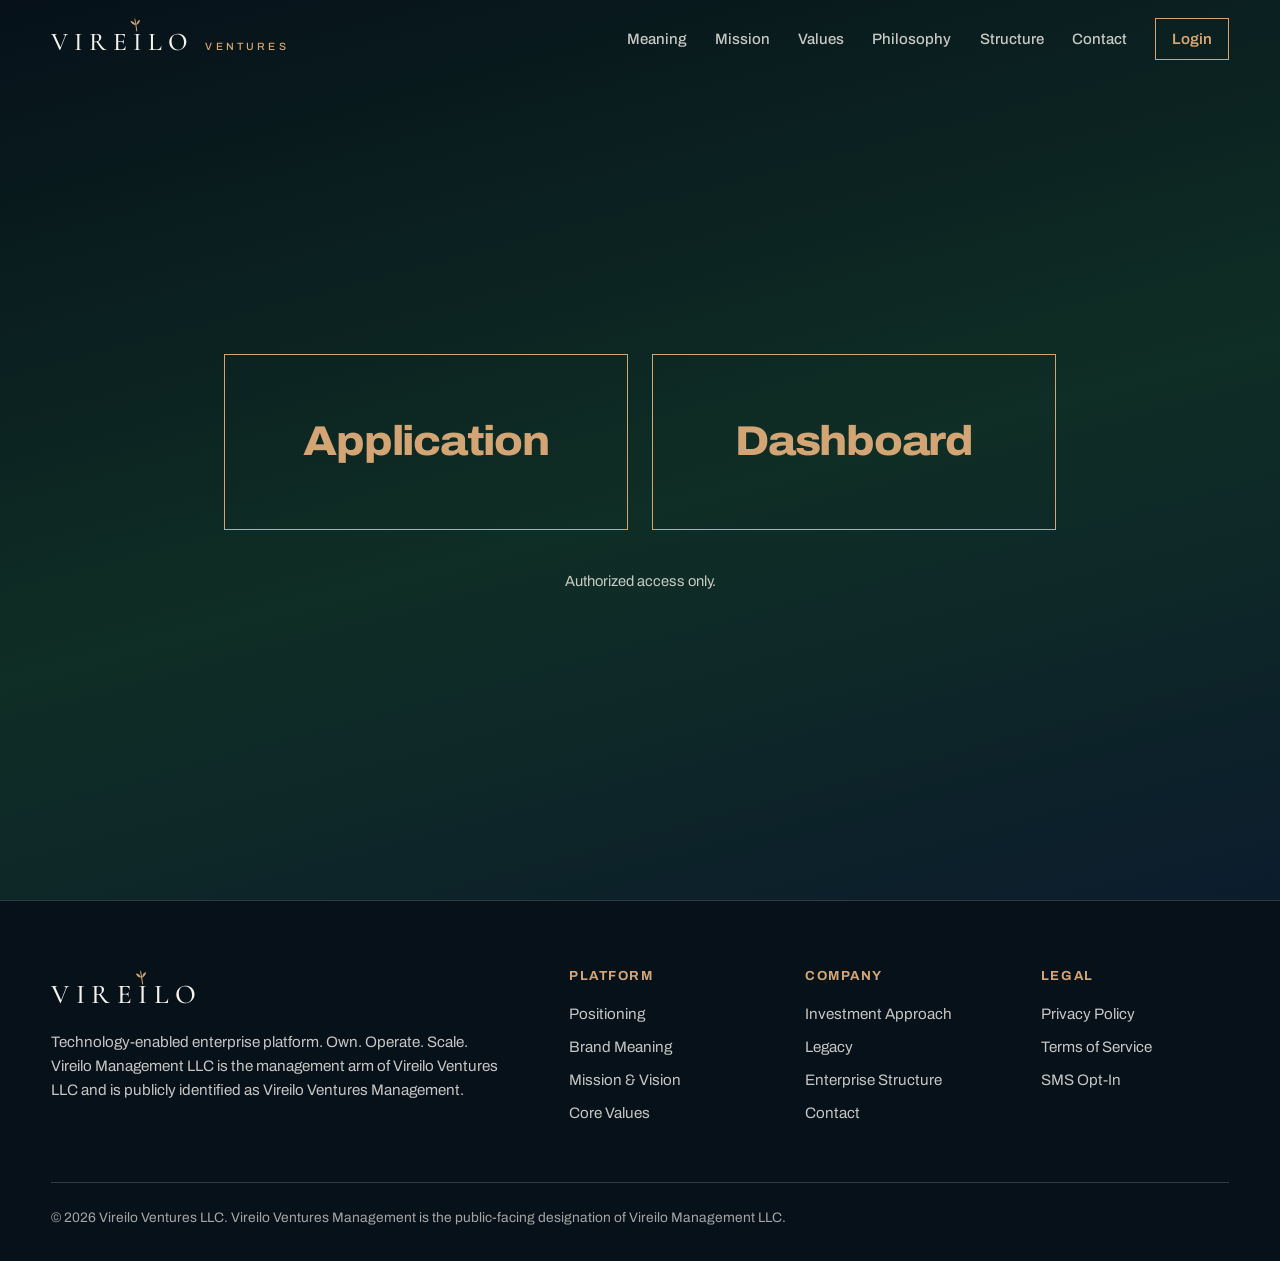
<file: login.html>
<!DOCTYPE html>
<html lang="en">
<head>
  <meta charset="UTF-8" />
  <meta name="viewport" content="width=device-width, initial-scale=1.0" />
  <title>Login | Vireilo Ventures</title>
  <meta name="description" content="Sign in to Vireilo Ventures systems. Authorized access only." />
  <meta name="robots" content="noindex" />
  <meta name="robots" content="noindex, follow" />
  <link rel="icon" href="data:image/svg+xml,%3Csvg xmlns=%27http://www.w3.org/2000/svg%27 viewBox=%270 0 40 40%27%3E%3Cpath d=%27M20 36 C20 28 20 22 20 16%27 stroke=%27%231B4D3E%27 stroke-width=%272.4%27 fill=%27none%27 stroke-linecap=%27round%27/%3E%3Cpath d=%27M20 18 C17 10 20 4 20 2 C20 4 23 10 20 18 Z M19 21 C12 19 8 13 8 9 C13 10 18 14 19 21 Z M21 21 C28 19 32 13 32 9 C27 10 22 14 21 21 Z%27 fill=%27%231B4D3E%27/%3E%3C/svg%3E" />
  <link rel="preload" href="fonts/archivo-var.woff2" as="font" type="font/woff2" crossorigin />
  <link rel="stylesheet" href="site.css" />
</head>
<body>
  <a class="skip" href="#main">Skip to content</a>
  <div class="progress" id="progress"></div>
  <nav class="nav" id="nav" aria-label="Primary">
    <a href="index.html" class="nav-logo" aria-label="Vireilo Ventures, home"><span class="wm" aria-hidden="true">VIRE<span class="il">I<svg class="leaf" viewBox="0 0 40 40" aria-hidden="true"><path class="stem" pathLength="1" d="M20 36 C20 28 20 22 20 16"/><path class="blade b1" d="M20 18 C17 10 20 4 20 2 C20 4 23 10 20 18 Z"/><path class="blade b2" d="M19 21 C12 19 8 13 8 9 C13 10 18 14 19 21 Z"/><path class="blade b3" d="M21 21 C28 19 32 13 32 9 C27 10 22 14 21 21 Z"/></svg></span>LO</span><small>Ventures</small></a>
    <button class="menu-btn" id="menuBtn" type="button" aria-expanded="false" aria-controls="navLinks">Menu</button>
    <div class="nav-links" id="navLinks">
      <a href="index.html#meaning">Meaning</a>
      <a href="index.html#mission">Mission</a>
      <a href="index.html#values">Values</a>
      <a href="index.html#philosophy">Philosophy</a>
      <a href="index.html#structure">Structure</a>
      <a href="contact.html">Contact</a>
      <a href="login.html" class="dash" id="login-link">Login</a>
    </div>
  </nav>

  <main class="page page-doors" id="main">
    <h1 class="sr-only">Login</h1>
    <ul class="doors">
      <li><a href="https://app.vireilo.com" rel="noopener">Application</a></li>
      <li><a href="https://dash.vireilo.com" rel="noopener">Dashboard</a></li>
    </ul>
    <p class="form-note">Authorized access only.</p>
  </main>

  <footer class="foot">
    <div class="foot-in">
      <div>
        <span class="wm" aria-hidden="true">VIRE<span class="il">I<svg class="leaf" viewBox="0 0 40 40" aria-hidden="true"><path class="stem" pathLength="1" d="M20 36 C20 28 20 22 20 16"/><path class="blade b1" d="M20 18 C17 10 20 4 20 2 C20 4 23 10 20 18 Z"/><path class="blade b2" d="M19 21 C12 19 8 13 8 9 C13 10 18 14 19 21 Z"/><path class="blade b3" d="M21 21 C28 19 32 13 32 9 C27 10 22 14 21 21 Z"/></svg></span>LO</span>
        <p class="about">Technology-enabled enterprise platform. Own. Operate. Scale.<br />Vireilo Management LLC is the management arm of Vireilo Ventures LLC and is publicly identified as Vireilo Ventures Management.</p>
      </div>
      <div>
        <h2>Platform</h2>
        <ul>
          <li><a href="index.html#platform">Positioning</a></li>
          <li><a href="index.html#meaning">Brand Meaning</a></li>
          <li><a href="index.html#mission">Mission &amp; Vision</a></li>
          <li><a href="index.html#values">Core Values</a></li>
        </ul>
      </div>
      <div>
        <h2>Company</h2>
        <ul>
          <li><a href="index.html#philosophy">Investment Approach</a></li>
          <li><a href="index.html#legacy">Legacy</a></li>
          <li><a href="index.html#structure">Enterprise Structure</a></li>
          <li><a href="contact.html">Contact</a></li>
        </ul>
      </div>
      <div>
        <h2>Legal</h2>
        <ul>
          <li><a href="privacy.html">Privacy Policy</a></li>
          <li><a href="terms.html">Terms of Service</a></li>
          <li><a href="sms-consent.html">SMS Opt-In</a></li>
        </ul>
      </div>
    </div>
    <div class="foot-base">© 2026 Vireilo Ventures LLC. Vireilo Ventures Management is the public-facing designation of Vireilo Management LLC.</div>
  </footer>

  <script src="site.js" defer></script>
</body>
</html>
</file>
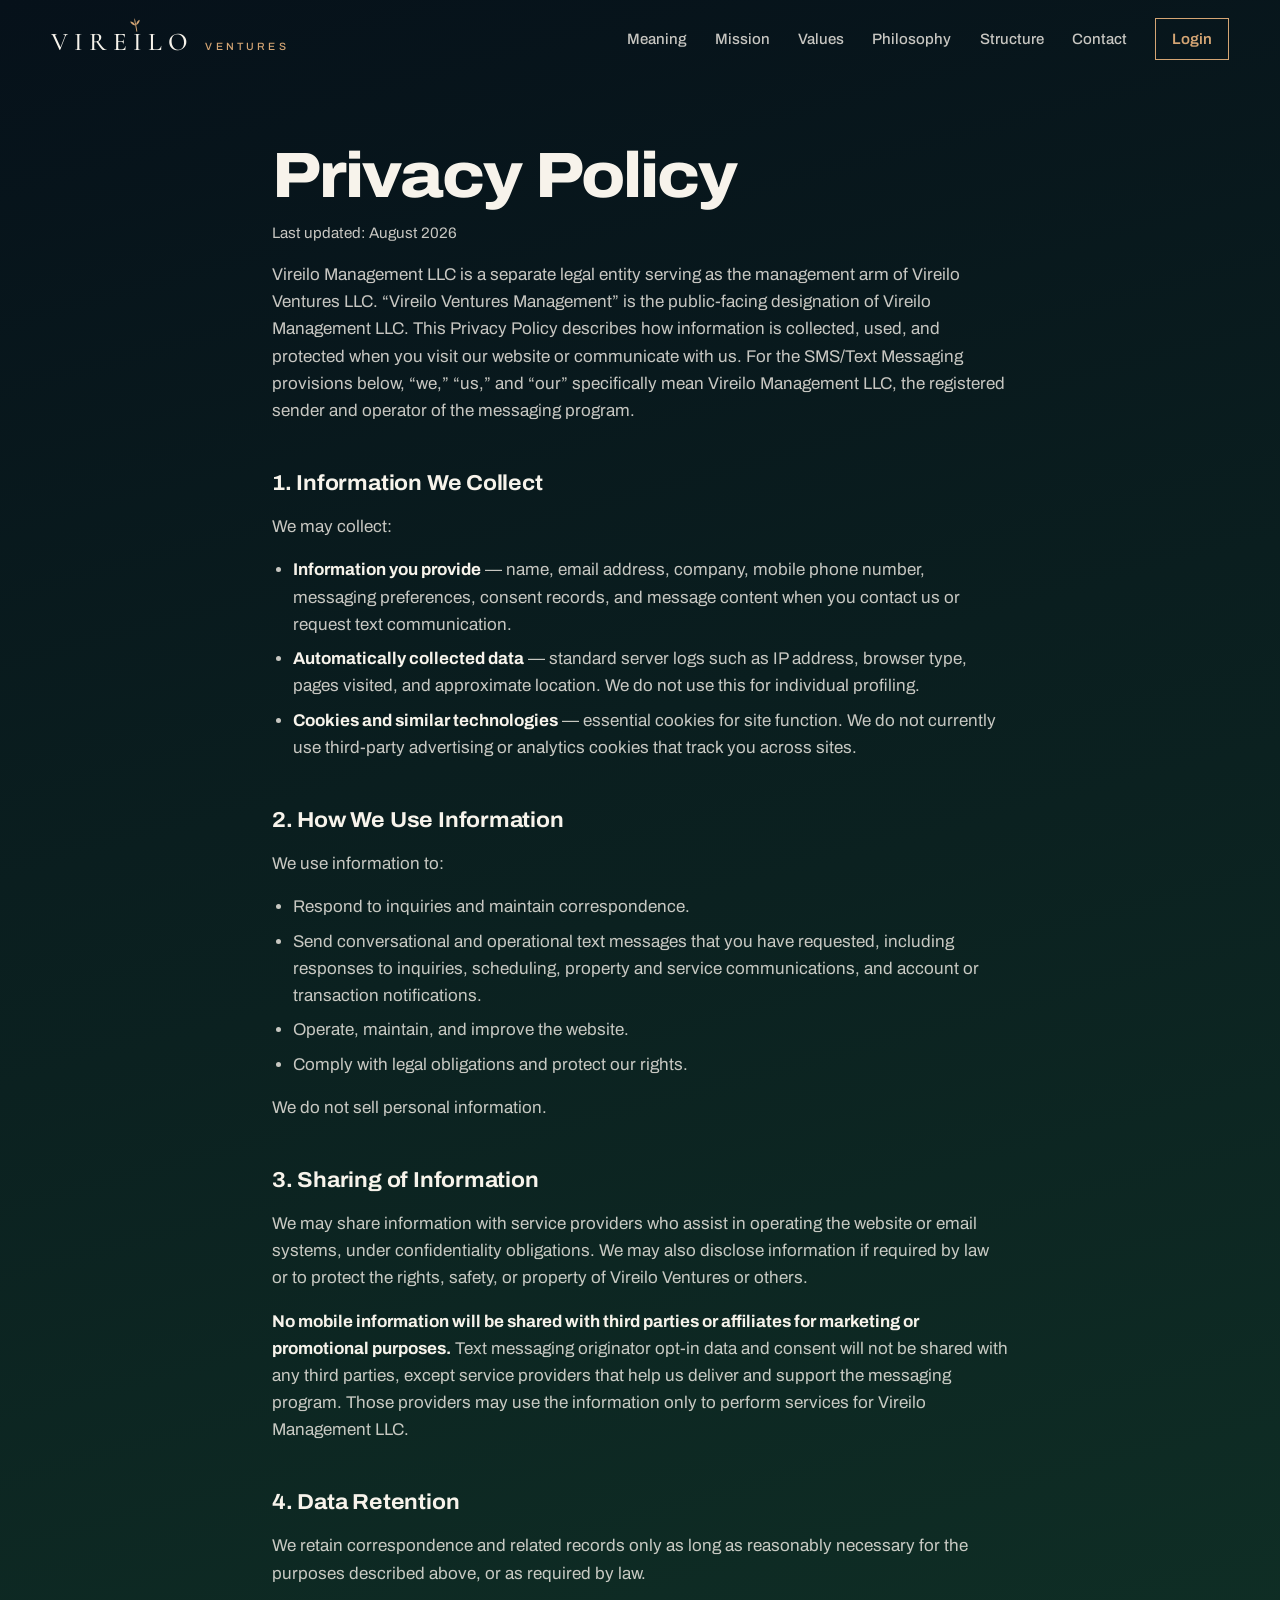
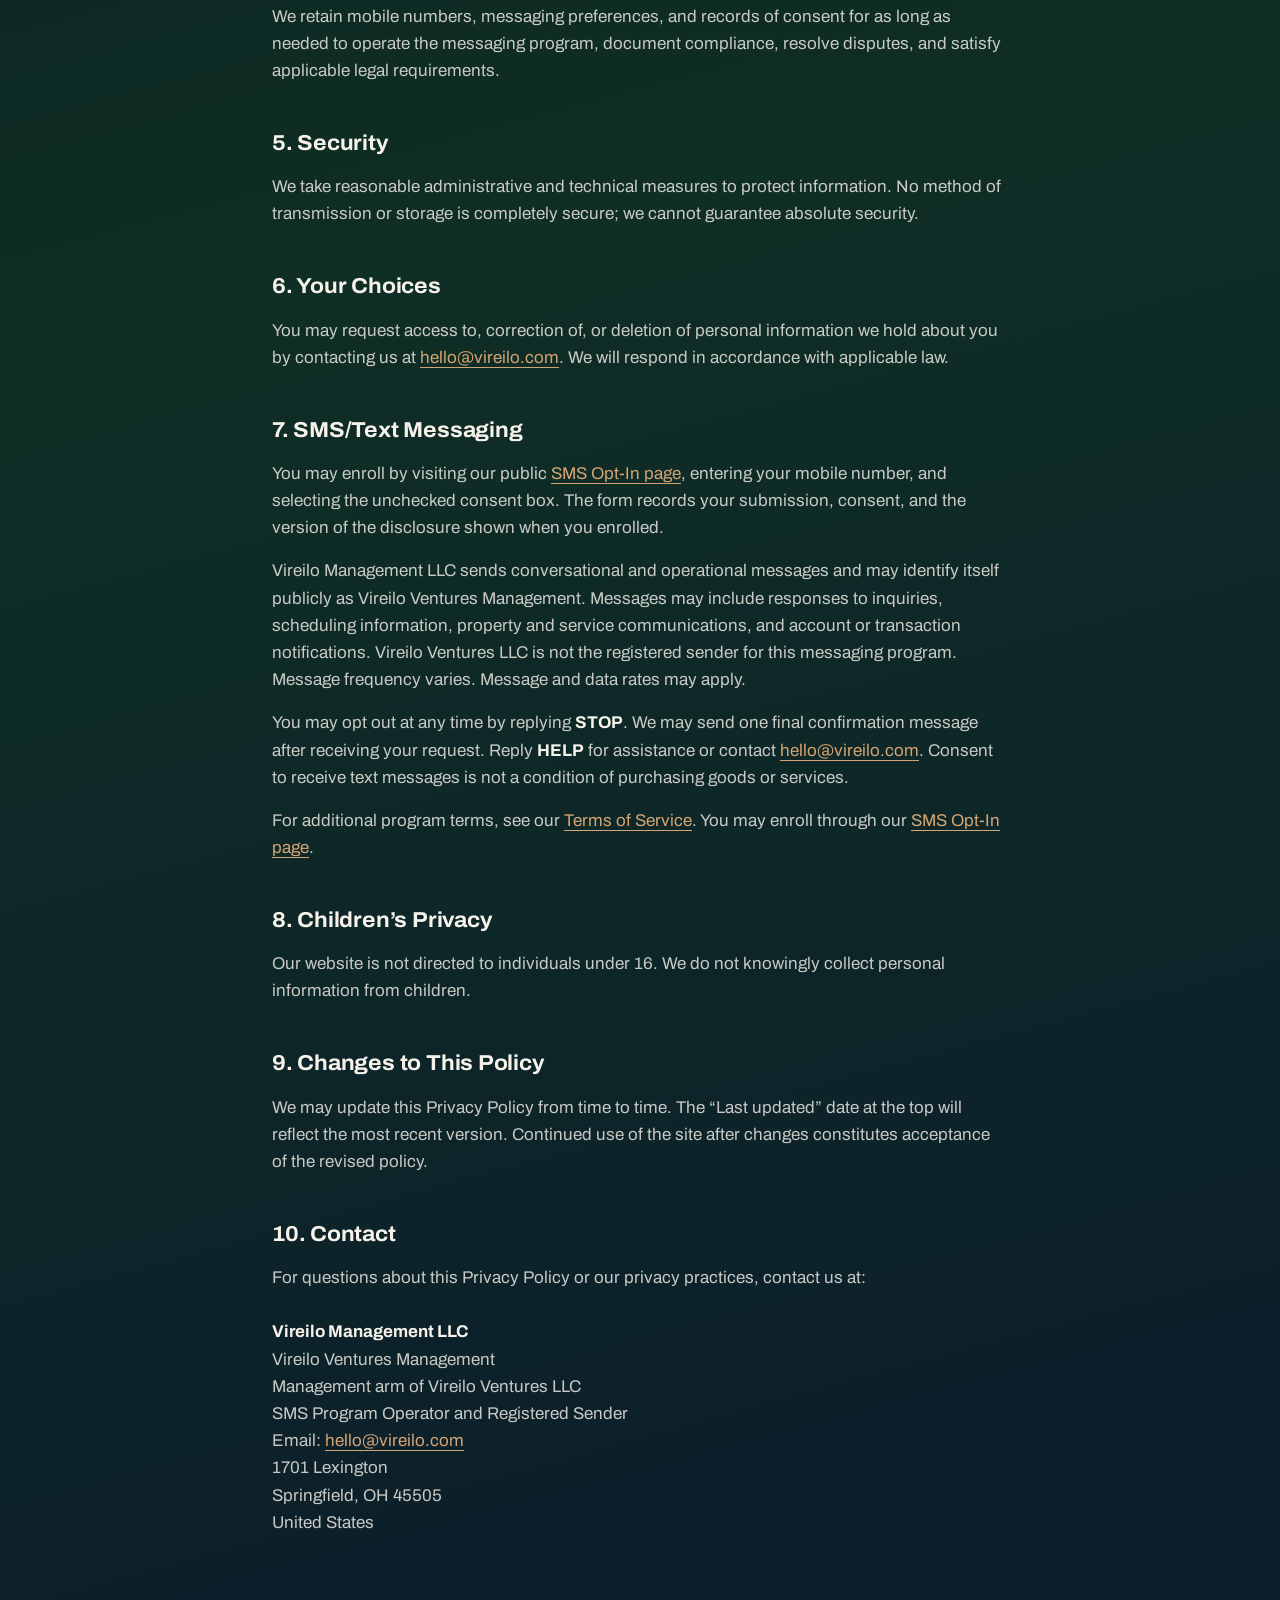
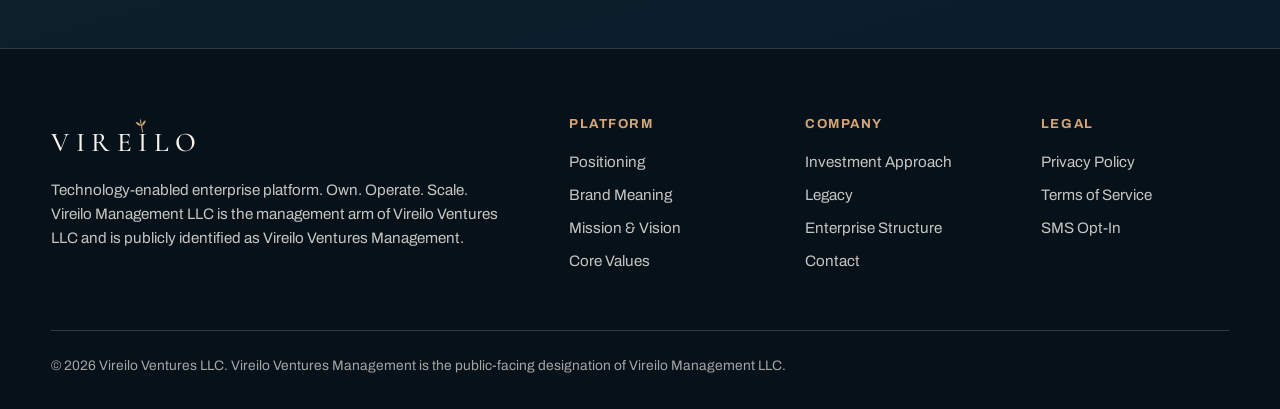
<file: privacy.html>
<!DOCTYPE html>
<html lang="en">
<head>
  <meta charset="UTF-8" />
  <meta name="viewport" content="width=device-width, initial-scale=1.0" />
  <title>Privacy Policy | Vireilo Ventures</title>
  <meta name="description" content="Privacy Policy for Vireilo Ventures. How we collect, use, and protect information." />
  <link rel="canonical" href="https://vireilo.com/privacy.html" />
  <meta property="og:type" content="website" />
  <meta property="og:title" content="Privacy Policy | Vireilo Ventures" />
  <meta property="og:url" content="https://vireilo.com/privacy.html" />
  <meta property="og:image" content="https://vireilo.com/assets/og.png" />
  <meta name="twitter:card" content="summary_large_image" />
  <link rel="icon" href="data:image/svg+xml,%3Csvg xmlns=%27http://www.w3.org/2000/svg%27 viewBox=%270 0 40 40%27%3E%3Cpath d=%27M20 36 C20 28 20 22 20 16%27 stroke=%27%231B4D3E%27 stroke-width=%272.4%27 fill=%27none%27 stroke-linecap=%27round%27/%3E%3Cpath d=%27M20 18 C17 10 20 4 20 2 C20 4 23 10 20 18 Z M19 21 C12 19 8 13 8 9 C13 10 18 14 19 21 Z M21 21 C28 19 32 13 32 9 C27 10 22 14 21 21 Z%27 fill=%27%231B4D3E%27/%3E%3C/svg%3E" />
  <link rel="preload" href="fonts/archivo-var.woff2" as="font" type="font/woff2" crossorigin />
  <link rel="stylesheet" href="site.css" />
</head>
<body>
  <a class="skip" href="#main">Skip to content</a>
  <div class="progress" id="progress"></div>
  <nav class="nav" id="nav" aria-label="Primary">
    <a href="index.html" class="nav-logo" aria-label="Vireilo Ventures, home"><span class="wm" aria-hidden="true">VIRE<span class="il">I<svg class="leaf" viewBox="0 0 40 40" aria-hidden="true"><path class="stem" pathLength="1" d="M20 36 C20 28 20 22 20 16"/><path class="blade b1" d="M20 18 C17 10 20 4 20 2 C20 4 23 10 20 18 Z"/><path class="blade b2" d="M19 21 C12 19 8 13 8 9 C13 10 18 14 19 21 Z"/><path class="blade b3" d="M21 21 C28 19 32 13 32 9 C27 10 22 14 21 21 Z"/></svg></span>LO</span><small>Ventures</small></a>
    <button class="menu-btn" id="menuBtn" type="button" aria-expanded="false" aria-controls="navLinks">Menu</button>
    <div class="nav-links" id="navLinks">
      <a href="index.html#meaning">Meaning</a>
      <a href="index.html#mission">Mission</a>
      <a href="index.html#values">Values</a>
      <a href="index.html#philosophy">Philosophy</a>
      <a href="index.html#structure">Structure</a>
      <a href="contact.html">Contact</a>
      <a href="login.html" class="dash" id="login-link">Login</a>
    </div>
  </nav>

  <main class="page" id="main">
    <div class="page-inner policy">
      <h1>Privacy Policy</h1>
      <p class="updated">Last updated: August 2026</p>

      <p>
        Vireilo Management LLC is a separate legal entity serving as the management arm of Vireilo Ventures LLC. “Vireilo Ventures Management” is the public-facing designation of Vireilo Management LLC. This Privacy Policy describes how information is collected, used, and protected when you visit our website or communicate with us. For the SMS/Text Messaging provisions below, “we,” “us,” and “our” specifically mean Vireilo Management LLC, the registered sender and operator of the messaging program.
      </p>

      <h2>1. Information We Collect</h2>
      <p>We may collect:</p>
      <ul>
        <li><strong>Information you provide</strong> — name, email address, company, mobile phone number, messaging preferences, consent records, and message content when you contact us or request text communication.</li>
        <li><strong>Automatically collected data</strong> — standard server logs such as IP address, browser type, pages visited, and approximate location. We do not use this for individual profiling.</li>
        <li><strong>Cookies and similar technologies</strong> — essential cookies for site function. We do not currently use third-party advertising or analytics cookies that track you across sites.</li>
      </ul>

      <h2>2. How We Use Information</h2>
      <p>We use information to:</p>
      <ul>
        <li>Respond to inquiries and maintain correspondence.</li>
        <li>Send conversational and operational text messages that you have requested, including responses to inquiries, scheduling, property and service communications, and account or transaction notifications.</li>
        <li>Operate, maintain, and improve the website.</li>
        <li>Comply with legal obligations and protect our rights.</li>
      </ul>
      <p>We do not sell personal information.</p>

      <h2>3. Sharing of Information</h2>
      <p>
        We may share information with service providers who assist in operating the website or email systems, under confidentiality obligations. We may also disclose information if required by law or to protect the rights, safety, or property of Vireilo Ventures or others.
      </p>
      <p>
        <strong>No mobile information will be shared with third parties or affiliates for marketing or promotional purposes.</strong> Text messaging originator opt-in data and consent will not be shared with any third parties, except service providers that help us deliver and support the messaging program. Those providers may use the information only to perform services for Vireilo Management LLC.
      </p>

      <h2>4. Data Retention</h2>
      <p>
        We retain correspondence and related records only as long as reasonably necessary for the purposes described above, or as required by law.
      </p>
      <p>
        We retain mobile numbers, messaging preferences, and records of consent for as long as needed to operate the messaging program, document compliance, resolve disputes, and satisfy applicable legal requirements.
      </p>

      <h2>5. Security</h2>
      <p>
        We take reasonable administrative and technical measures to protect information. No method of transmission or storage is completely secure; we cannot guarantee absolute security.
      </p>

      <h2>6. Your Choices</h2>
      <p>
        You may request access to, correction of, or deletion of personal information we hold about you by contacting us at <a href="mailto:hello@vireilo.com">hello@vireilo.com</a>. We will respond in accordance with applicable law.
      </p>

      <h2>7. SMS/Text Messaging</h2>
      <p>
        You may enroll by visiting our public <a href="sms-consent.html">SMS Opt-In page</a>, entering your mobile number, and selecting the unchecked consent box. The form records your submission, consent, and the version of the disclosure shown when you enrolled.
      </p>
      <p>
        Vireilo Management LLC sends conversational and operational messages and may identify itself publicly as Vireilo Ventures Management. Messages may include responses to inquiries, scheduling information, property and service communications, and account or transaction notifications. Vireilo Ventures LLC is not the registered sender for this messaging program. Message frequency varies. Message and data rates may apply.
      </p>
      <p>
        You may opt out at any time by replying <strong>STOP</strong>. We may send one final confirmation message after receiving your request. Reply <strong>HELP</strong> for assistance or contact <a href="mailto:hello@vireilo.com">hello@vireilo.com</a>. Consent to receive text messages is not a condition of purchasing goods or services.
      </p>
      <p>
        For additional program terms, see our <a href="terms.html">Terms of Service</a>. You may enroll through our <a href="sms-consent.html">SMS Opt-In page</a>.
      </p>

      <h2>8. Children’s Privacy</h2>
      <p>
        Our website is not directed to individuals under 16. We do not knowingly collect personal information from children.
      </p>

      <h2>9. Changes to This Policy</h2>
      <p>
        We may update this Privacy Policy from time to time. The “Last updated” date at the top will reflect the most recent version. Continued use of the site after changes constitutes acceptance of the revised policy.
      </p>

      <h2>10. Contact</h2>
      <p>
        For questions about this Privacy Policy or our privacy practices, contact us at:<br /><br />
        <strong>Vireilo Management LLC</strong><br />
        Vireilo Ventures Management<br />
        Management arm of Vireilo Ventures LLC<br />
        SMS Program Operator and Registered Sender<br />
        Email: <a href="mailto:hello@vireilo.com">hello@vireilo.com</a><br />
        1701 Lexington<br />
        Springfield, OH 45505<br />
        United States
      </p>
    </div>
  </main>

  <footer class="foot">
    <div class="foot-in">
      <div>
        <span class="wm" aria-hidden="true">VIRE<span class="il">I<svg class="leaf" viewBox="0 0 40 40" aria-hidden="true"><path class="stem" pathLength="1" d="M20 36 C20 28 20 22 20 16"/><path class="blade b1" d="M20 18 C17 10 20 4 20 2 C20 4 23 10 20 18 Z"/><path class="blade b2" d="M19 21 C12 19 8 13 8 9 C13 10 18 14 19 21 Z"/><path class="blade b3" d="M21 21 C28 19 32 13 32 9 C27 10 22 14 21 21 Z"/></svg></span>LO</span>
        <p class="about">Technology-enabled enterprise platform. Own. Operate. Scale.<br />Vireilo Management LLC is the management arm of Vireilo Ventures LLC and is publicly identified as Vireilo Ventures Management.</p>
      </div>
      <div>
        <h2>Platform</h2>
        <ul>
          <li><a href="index.html#platform">Positioning</a></li>
          <li><a href="index.html#meaning">Brand Meaning</a></li>
          <li><a href="index.html#mission">Mission &amp; Vision</a></li>
          <li><a href="index.html#values">Core Values</a></li>
        </ul>
      </div>
      <div>
        <h2>Company</h2>
        <ul>
          <li><a href="index.html#philosophy">Investment Approach</a></li>
          <li><a href="index.html#legacy">Legacy</a></li>
          <li><a href="index.html#structure">Enterprise Structure</a></li>
          <li><a href="contact.html">Contact</a></li>
        </ul>
      </div>
      <div>
        <h2>Legal</h2>
        <ul>
          <li><a href="privacy.html">Privacy Policy</a></li>
          <li><a href="terms.html">Terms of Service</a></li>
          <li><a href="sms-consent.html">SMS Opt-In</a></li>
        </ul>
      </div>
    </div>
    <div class="foot-base">© 2026 Vireilo Ventures LLC. Vireilo Ventures Management is the public-facing designation of Vireilo Management LLC.</div>
  </footer>

  <script src="site.js" defer></script>
</body>
</html>
</file>
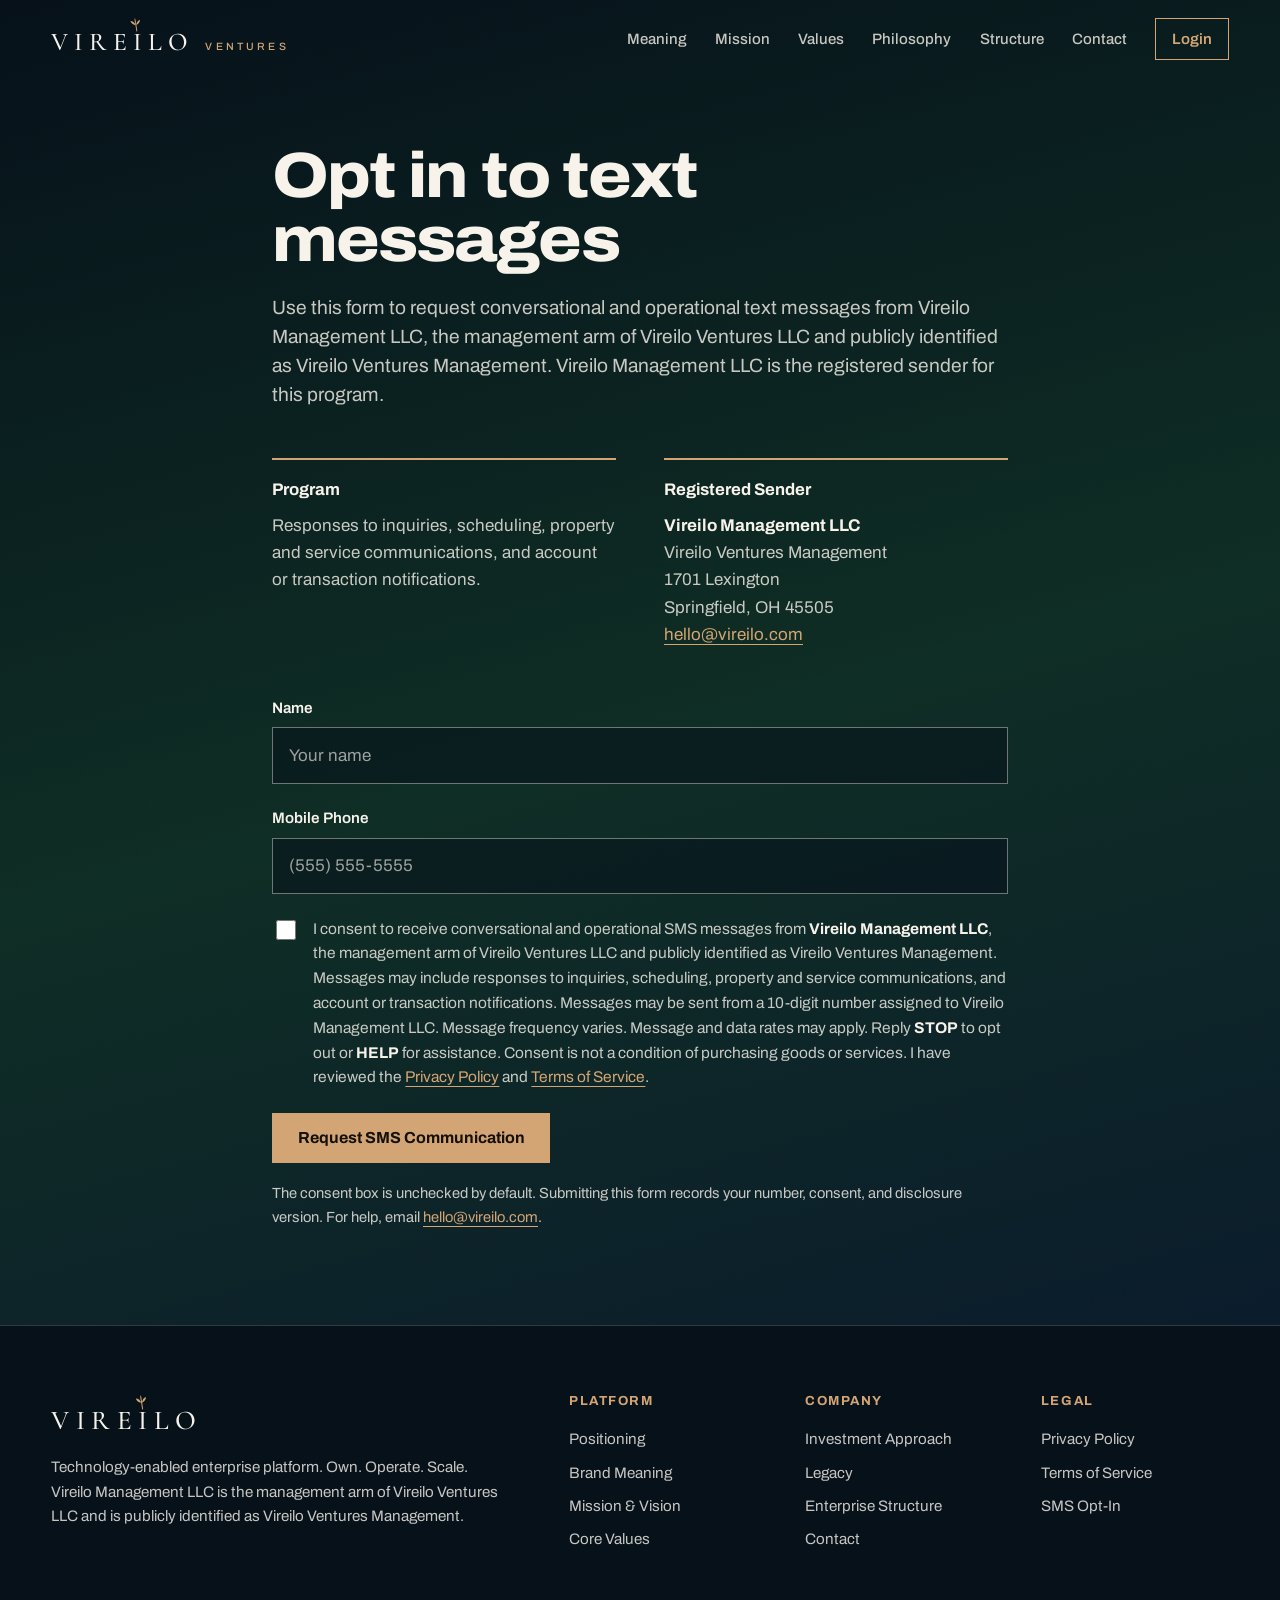
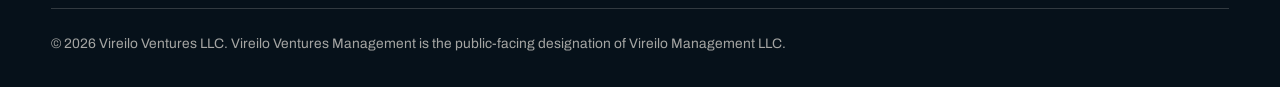
<file: sms-consent.html>
<!DOCTYPE html>
<html lang="en">
<head>
  <meta charset="UTF-8" />
  <meta name="viewport" content="width=device-width, initial-scale=1.0" />
  <title>SMS Opt-In | Vireilo Ventures Management</title>
  <meta name="description" content="Opt in to conversational and operational SMS messages from Vireilo Management LLC." />
  <link rel="canonical" href="https://vireilo.com/sms-consent.html" />
  <meta property="og:type" content="website" />
  <meta property="og:title" content="SMS Opt-In | Vireilo Ventures Management" />
  <meta property="og:description" content="Request conversational and operational text messages from Vireilo Management LLC." />
  <meta property="og:url" content="https://vireilo.com/sms-consent.html" />
  <meta property="og:image" content="https://vireilo.com/assets/og.png" />
  <meta name="twitter:card" content="summary_large_image" />
  <link rel="icon" href="data:image/svg+xml,%3Csvg xmlns=%27http://www.w3.org/2000/svg%27 viewBox=%270 0 40 40%27%3E%3Cpath d=%27M20 36 C20 28 20 22 20 16%27 stroke=%27%231B4D3E%27 stroke-width=%272.4%27 fill=%27none%27 stroke-linecap=%27round%27/%3E%3Cpath d=%27M20 18 C17 10 20 4 20 2 C20 4 23 10 20 18 Z M19 21 C12 19 8 13 8 9 C13 10 18 14 19 21 Z M21 21 C28 19 32 13 32 9 C27 10 22 14 21 21 Z%27 fill=%27%231B4D3E%27/%3E%3C/svg%3E" />
  <link rel="preload" href="fonts/archivo-var.woff2" as="font" type="font/woff2" crossorigin />
  <link rel="stylesheet" href="site.css" />
</head>
<body>
  <a class="skip" href="#main">Skip to content</a>
  <div class="progress" id="progress"></div>
  <nav class="nav" id="nav" aria-label="Primary">
    <a href="index.html" class="nav-logo" aria-label="Vireilo Ventures, home"><span class="wm" aria-hidden="true">VIRE<span class="il">I<svg class="leaf" viewBox="0 0 40 40" aria-hidden="true"><path class="stem" pathLength="1" d="M20 36 C20 28 20 22 20 16"/><path class="blade b1" d="M20 18 C17 10 20 4 20 2 C20 4 23 10 20 18 Z"/><path class="blade b2" d="M19 21 C12 19 8 13 8 9 C13 10 18 14 19 21 Z"/><path class="blade b3" d="M21 21 C28 19 32 13 32 9 C27 10 22 14 21 21 Z"/></svg></span>LO</span><small>Ventures</small></a>
    <button class="menu-btn" id="menuBtn" type="button" aria-expanded="false" aria-controls="navLinks">Menu</button>
    <div class="nav-links" id="navLinks">
      <a href="index.html#meaning">Meaning</a>
      <a href="index.html#mission">Mission</a>
      <a href="index.html#values">Values</a>
      <a href="index.html#philosophy">Philosophy</a>
      <a href="index.html#structure">Structure</a>
      <a href="contact.html">Contact</a>
      <a href="login.html" class="dash" id="login-link">Login</a>
    </div>
  </nav>

  <main class="page" id="main">
    <div class="page-inner">
      <h1>Opt in to text messages</h1>
      <p class="page-lead">
        Use this form to request conversational and operational text messages from Vireilo Management LLC, the management arm of Vireilo Ventures LLC and publicly identified as Vireilo Ventures Management. Vireilo Management LLC is the registered sender for this program.
      </p>

      <div class="contact-grid">
        <div class="contact-card">
          <h3>Program</h3>
          <p>Responses to inquiries, scheduling, property and service communications, and account or transaction notifications.</p>
        </div>
        <div class="contact-card">
          <h3>Registered Sender</h3>
          <p><strong>Vireilo Management LLC</strong><br />Vireilo Ventures Management<br />1701 Lexington<br />Springfield, OH 45505<br /><a href="mailto:hello@vireilo.com">hello@vireilo.com</a></p>
        </div>
      </div>

      <form name="sms-consent" method="POST" data-netlify="true" data-netlify-honeypot="bot-field" action="/sms-thank-you.html">
        <input type="hidden" name="form-name" value="sms-consent" />
        <input type="hidden" name="program_name" value="Vireilo Management LLC (Vireilo Ventures Management) Conversational and Operational Messaging" />
        <input type="hidden" name="registered_sender" value="Vireilo Management LLC" />
        <input type="hidden" name="disclosure_version" value="2026-08-07" />
        <p class="bot-field"><label>Do not fill this out: <input name="bot-field" /></label></p>
        <div class="form-group">
          <label for="full-name">Name</label>
          <input type="text" id="full-name" name="full_name" required autocomplete="name" placeholder="Your name" />
        </div>
        <div class="form-group">
          <label for="mobile-phone">Mobile Phone</label>
          <input type="tel" id="mobile-phone" name="mobile_phone" required autocomplete="tel" inputmode="tel" pattern="[0-9()+ .-]{10,}" title="Enter a valid mobile phone number" placeholder="(555) 555-5555" />
        </div>
        <div class="form-group">
          <div class="consent-row">
            <input type="checkbox" id="sms-consent" name="sms_consent" value="I consent" required />
            <label for="sms-consent" id="consent-disclosure">
              I consent to receive conversational and operational SMS messages from <strong>Vireilo Management LLC</strong>, the management arm of Vireilo Ventures LLC and publicly identified as Vireilo Ventures Management. Messages may include responses to inquiries, scheduling, property and service communications, and account or transaction notifications. Messages may be sent from a 10-digit number assigned to Vireilo Management LLC. Message frequency varies. Message and data rates may apply. Reply <strong>STOP</strong> to opt out or <strong>HELP</strong> for assistance. Consent is not a condition of purchasing goods or services. I have reviewed the <a href="privacy.html">Privacy Policy</a> and <a href="terms.html">Terms of Service</a>.
            </label>
          </div>
        </div>
        <button type="submit" class="btn-primary">Request SMS Communication</button>
        <p class="form-note">The consent box is unchecked by default. Submitting this form records your number, consent, and disclosure version. For help, email <a href="mailto:hello@vireilo.com">hello@vireilo.com</a>.</p>
      </form>
    </div>
  </main>

  <footer class="foot">
    <div class="foot-in">
      <div>
        <span class="wm" aria-hidden="true">VIRE<span class="il">I<svg class="leaf" viewBox="0 0 40 40" aria-hidden="true"><path class="stem" pathLength="1" d="M20 36 C20 28 20 22 20 16"/><path class="blade b1" d="M20 18 C17 10 20 4 20 2 C20 4 23 10 20 18 Z"/><path class="blade b2" d="M19 21 C12 19 8 13 8 9 C13 10 18 14 19 21 Z"/><path class="blade b3" d="M21 21 C28 19 32 13 32 9 C27 10 22 14 21 21 Z"/></svg></span>LO</span>
        <p class="about">Technology-enabled enterprise platform. Own. Operate. Scale.<br />Vireilo Management LLC is the management arm of Vireilo Ventures LLC and is publicly identified as Vireilo Ventures Management.</p>
      </div>
      <div>
        <h2>Platform</h2>
        <ul>
          <li><a href="index.html#platform">Positioning</a></li>
          <li><a href="index.html#meaning">Brand Meaning</a></li>
          <li><a href="index.html#mission">Mission &amp; Vision</a></li>
          <li><a href="index.html#values">Core Values</a></li>
        </ul>
      </div>
      <div>
        <h2>Company</h2>
        <ul>
          <li><a href="index.html#philosophy">Investment Approach</a></li>
          <li><a href="index.html#legacy">Legacy</a></li>
          <li><a href="index.html#structure">Enterprise Structure</a></li>
          <li><a href="contact.html">Contact</a></li>
        </ul>
      </div>
      <div>
        <h2>Legal</h2>
        <ul>
          <li><a href="privacy.html">Privacy Policy</a></li>
          <li><a href="terms.html">Terms of Service</a></li>
          <li><a href="sms-consent.html">SMS Opt-In</a></li>
        </ul>
      </div>
    </div>
    <div class="foot-base">© 2026 Vireilo Ventures LLC. Vireilo Ventures Management is the public-facing designation of Vireilo Management LLC.</div>
  </footer>

  <script src="site.js" defer></script>
</body>
</html>
</file>
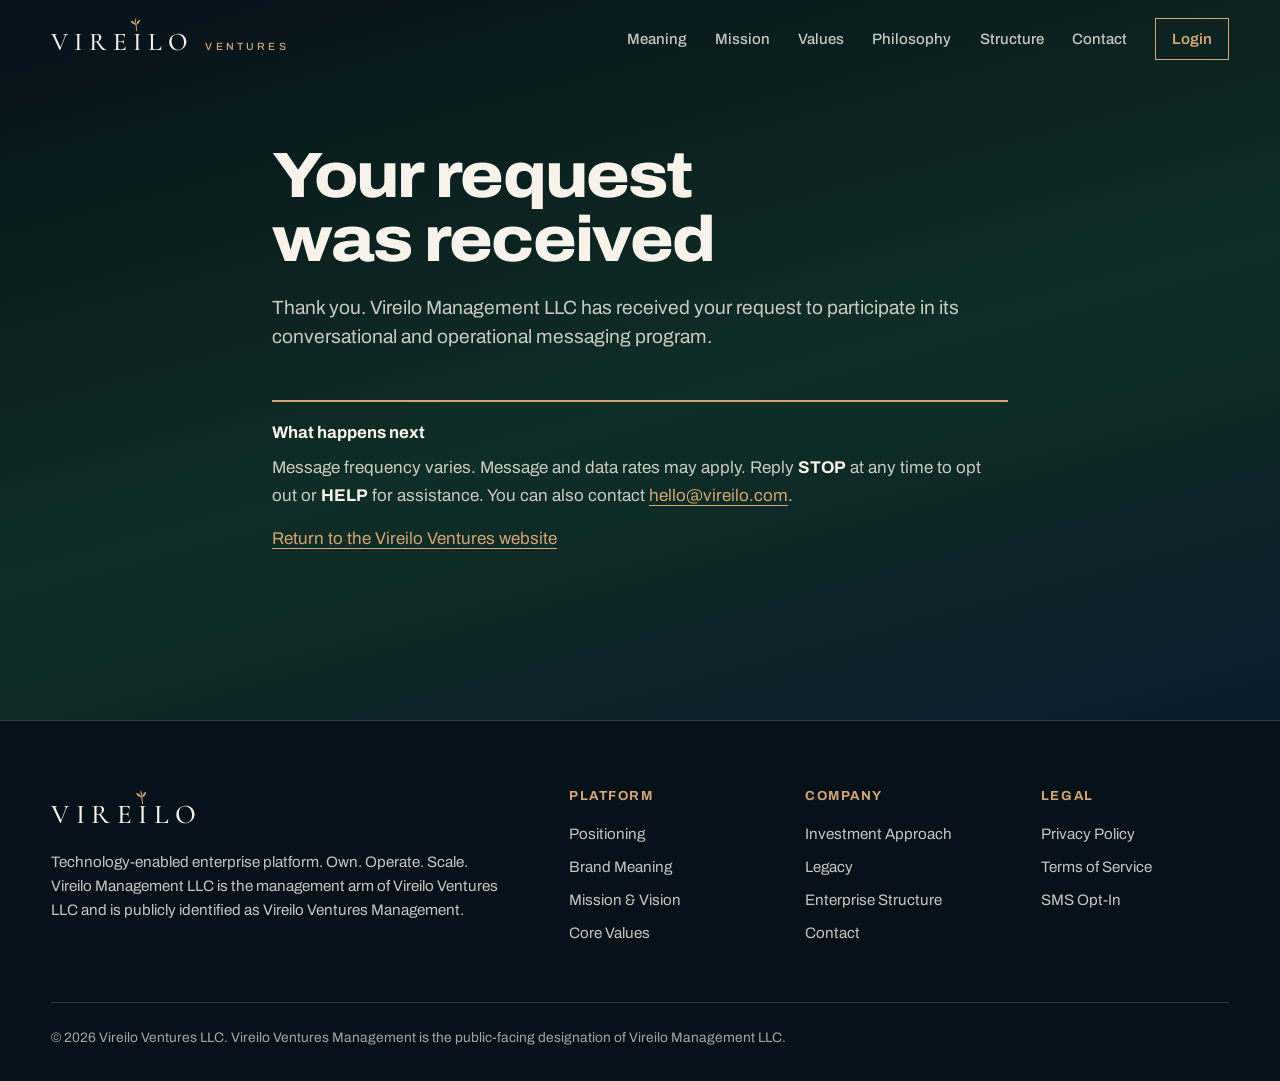
<file: sms-thank-you.html>
<!DOCTYPE html>
<html lang="en">
<head>
  <meta charset="UTF-8" />
  <meta name="viewport" content="width=device-width, initial-scale=1.0" />
  <title>SMS Request Received | Vireilo Management LLC</title>
  <meta name="description" content="Confirmation that an SMS opt-in request was received by Vireilo Management LLC." />
  <meta name="robots" content="noindex, follow" />
  <link rel="icon" href="data:image/svg+xml,%3Csvg xmlns=%27http://www.w3.org/2000/svg%27 viewBox=%270 0 40 40%27%3E%3Cpath d=%27M20 36 C20 28 20 22 20 16%27 stroke=%27%231B4D3E%27 stroke-width=%272.4%27 fill=%27none%27 stroke-linecap=%27round%27/%3E%3Cpath d=%27M20 18 C17 10 20 4 20 2 C20 4 23 10 20 18 Z M19 21 C12 19 8 13 8 9 C13 10 18 14 19 21 Z M21 21 C28 19 32 13 32 9 C27 10 22 14 21 21 Z%27 fill=%27%231B4D3E%27/%3E%3C/svg%3E" />
  <link rel="preload" href="fonts/archivo-var.woff2" as="font" type="font/woff2" crossorigin />
  <link rel="stylesheet" href="site.css" />
</head>
<body>
  <a class="skip" href="#main">Skip to content</a>
  <div class="progress" id="progress"></div>
  <nav class="nav" id="nav" aria-label="Primary">
    <a href="index.html" class="nav-logo" aria-label="Vireilo Ventures, home"><span class="wm" aria-hidden="true">VIRE<span class="il">I<svg class="leaf" viewBox="0 0 40 40" aria-hidden="true"><path class="stem" pathLength="1" d="M20 36 C20 28 20 22 20 16"/><path class="blade b1" d="M20 18 C17 10 20 4 20 2 C20 4 23 10 20 18 Z"/><path class="blade b2" d="M19 21 C12 19 8 13 8 9 C13 10 18 14 19 21 Z"/><path class="blade b3" d="M21 21 C28 19 32 13 32 9 C27 10 22 14 21 21 Z"/></svg></span>LO</span><small>Ventures</small></a>
    <button class="menu-btn" id="menuBtn" type="button" aria-expanded="false" aria-controls="navLinks">Menu</button>
    <div class="nav-links" id="navLinks">
      <a href="index.html#meaning">Meaning</a>
      <a href="index.html#mission">Mission</a>
      <a href="index.html#values">Values</a>
      <a href="index.html#philosophy">Philosophy</a>
      <a href="index.html#structure">Structure</a>
      <a href="contact.html">Contact</a>
      <a href="login.html" class="dash" id="login-link">Login</a>
    </div>
  </nav>

  <main class="page" id="main">
    <div class="page-inner">
      <h1>Your request was received</h1>
      <p class="page-lead">
        Thank you. Vireilo Management LLC has received your request to participate in its conversational and operational messaging program.
      </p>

      <div class="contact-grid" style="grid-template-columns: 1fr;">
        <div class="contact-card">
          <h3>What happens next</h3>
          <p>Message frequency varies. Message and data rates may apply. Reply <strong>STOP</strong> at any time to opt out or <strong>HELP</strong> for assistance. You can also contact <a href="mailto:hello@vireilo.com">hello@vireilo.com</a>.</p>
          <p style="margin-top: 1rem;"><a href="index.html">Return to the Vireilo Ventures website</a></p>
        </div>
      </div>
    </div>
  </main>

  <footer class="foot">
    <div class="foot-in">
      <div>
        <span class="wm" aria-hidden="true">VIRE<span class="il">I<svg class="leaf" viewBox="0 0 40 40" aria-hidden="true"><path class="stem" pathLength="1" d="M20 36 C20 28 20 22 20 16"/><path class="blade b1" d="M20 18 C17 10 20 4 20 2 C20 4 23 10 20 18 Z"/><path class="blade b2" d="M19 21 C12 19 8 13 8 9 C13 10 18 14 19 21 Z"/><path class="blade b3" d="M21 21 C28 19 32 13 32 9 C27 10 22 14 21 21 Z"/></svg></span>LO</span>
        <p class="about">Technology-enabled enterprise platform. Own. Operate. Scale.<br />Vireilo Management LLC is the management arm of Vireilo Ventures LLC and is publicly identified as Vireilo Ventures Management.</p>
      </div>
      <div>
        <h2>Platform</h2>
        <ul>
          <li><a href="index.html#platform">Positioning</a></li>
          <li><a href="index.html#meaning">Brand Meaning</a></li>
          <li><a href="index.html#mission">Mission &amp; Vision</a></li>
          <li><a href="index.html#values">Core Values</a></li>
        </ul>
      </div>
      <div>
        <h2>Company</h2>
        <ul>
          <li><a href="index.html#philosophy">Investment Approach</a></li>
          <li><a href="index.html#legacy">Legacy</a></li>
          <li><a href="index.html#structure">Enterprise Structure</a></li>
          <li><a href="contact.html">Contact</a></li>
        </ul>
      </div>
      <div>
        <h2>Legal</h2>
        <ul>
          <li><a href="privacy.html">Privacy Policy</a></li>
          <li><a href="terms.html">Terms of Service</a></li>
          <li><a href="sms-consent.html">SMS Opt-In</a></li>
        </ul>
      </div>
    </div>
    <div class="foot-base">© 2026 Vireilo Ventures LLC. Vireilo Ventures Management is the public-facing designation of Vireilo Management LLC.</div>
  </footer>

  <script src="site.js" defer></script>
</body>
</html>
</file>
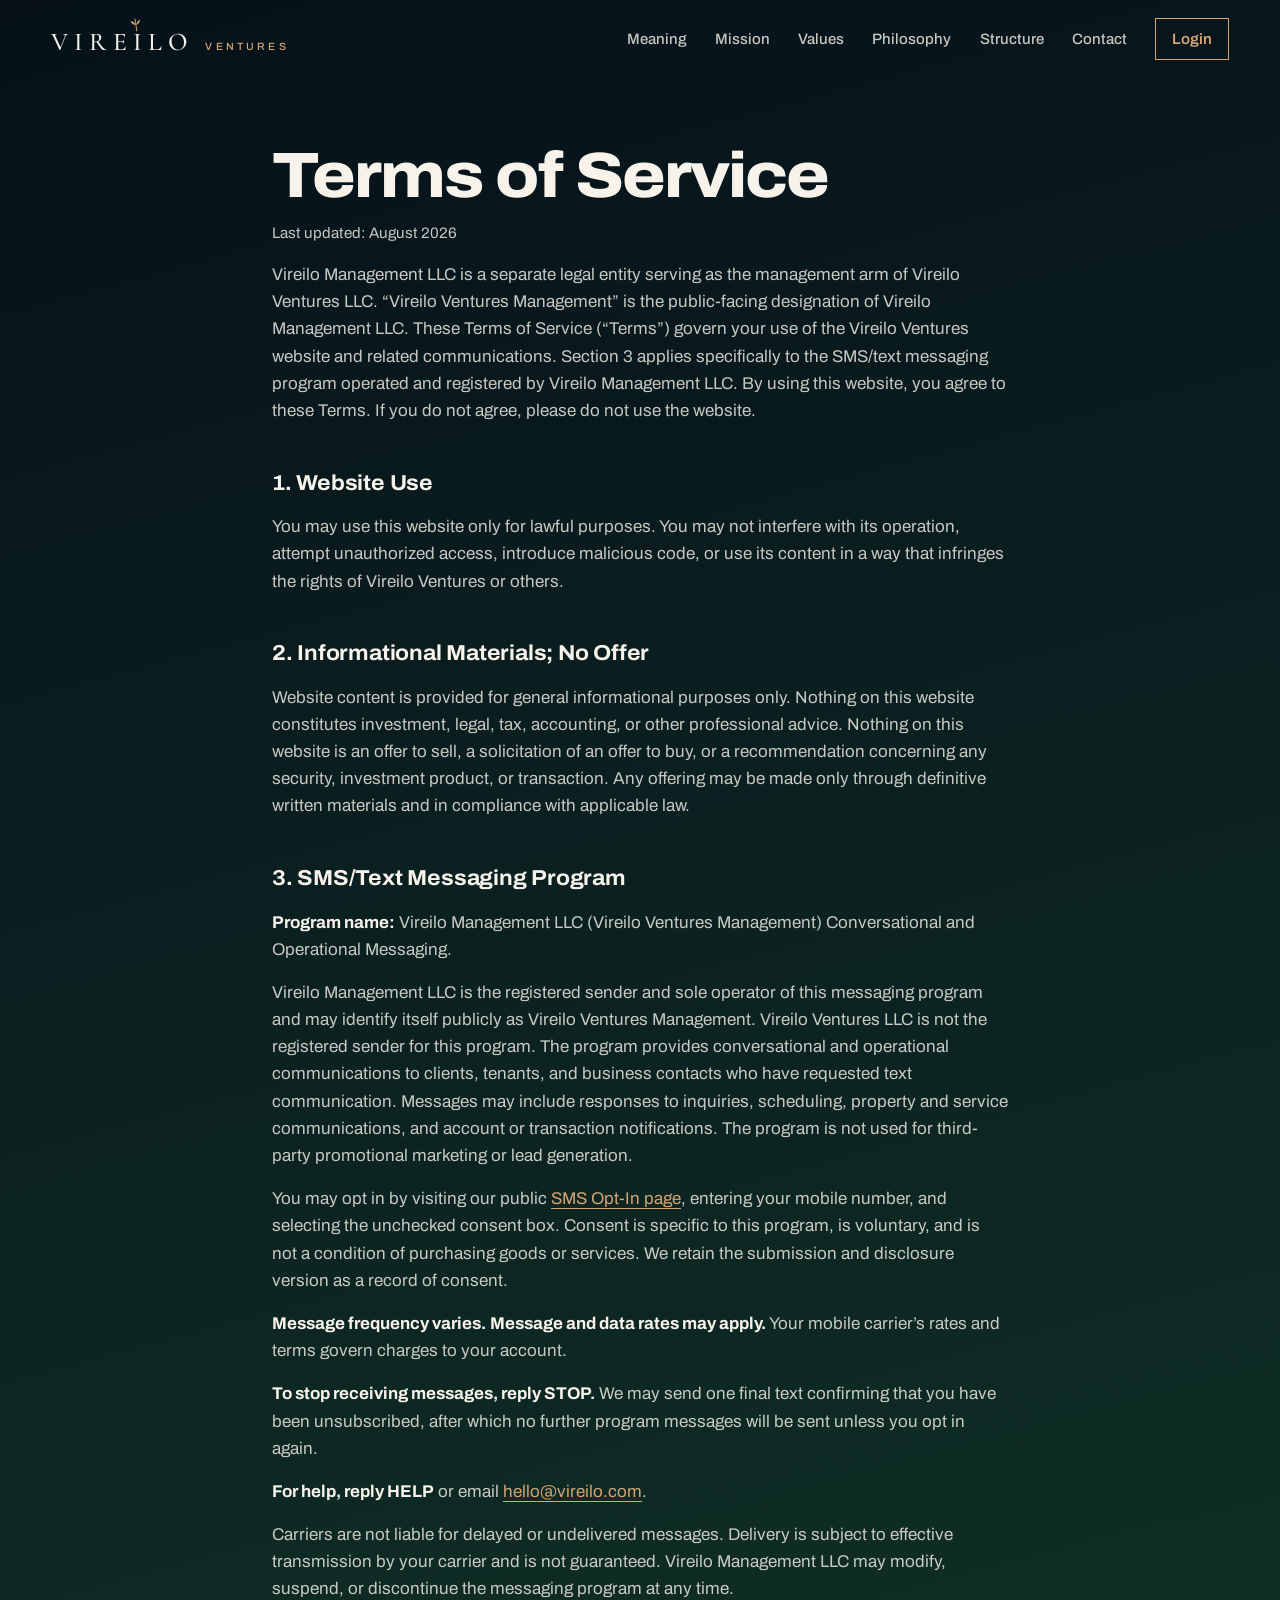
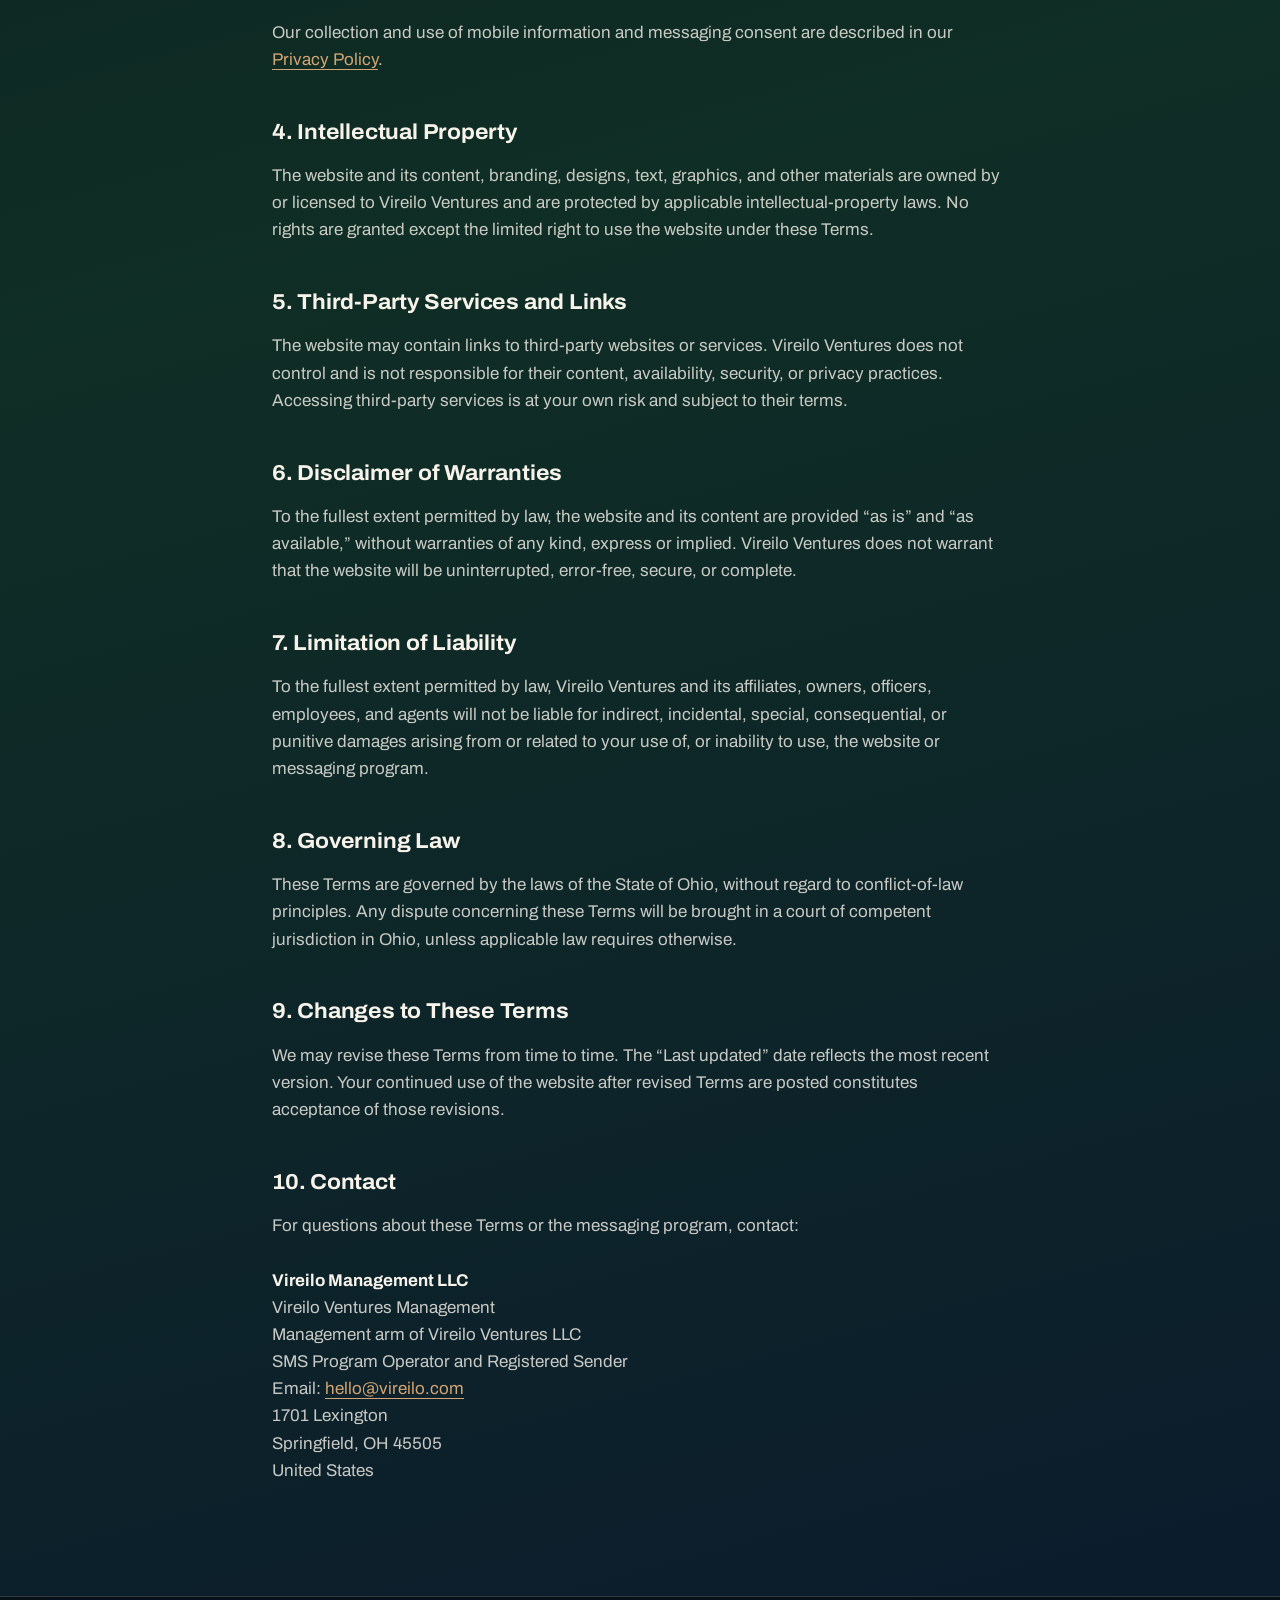
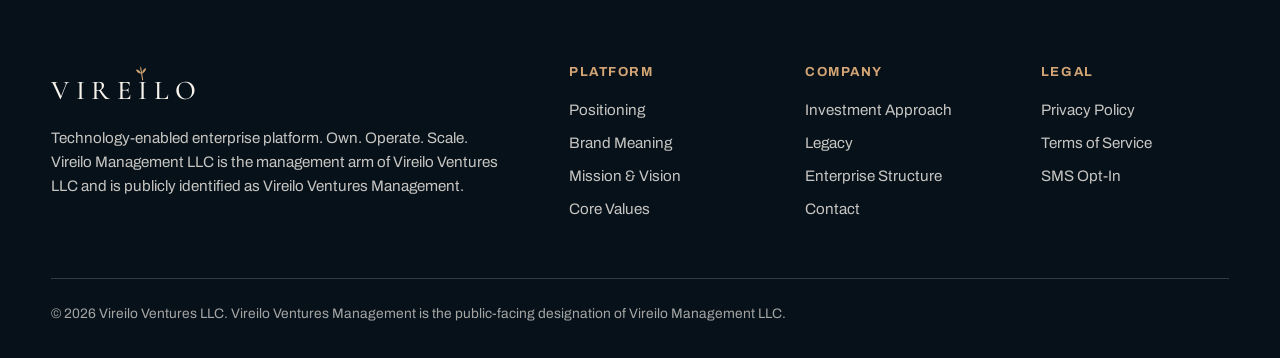
<file: terms.html>
<!DOCTYPE html>
<html lang="en">
<head>
  <meta charset="UTF-8" />
  <meta name="viewport" content="width=device-width, initial-scale=1.0" />
  <title>Terms of Service | Vireilo Ventures</title>
  <meta name="description" content="Terms of Service for Vireilo Ventures, including SMS and text messaging terms." />
  <link rel="canonical" href="https://vireilo.com/terms.html" />
  <meta property="og:type" content="website" />
  <meta property="og:title" content="Terms of Service | Vireilo Ventures" />
  <meta property="og:url" content="https://vireilo.com/terms.html" />
  <meta property="og:image" content="https://vireilo.com/assets/og.png" />
  <meta name="twitter:card" content="summary_large_image" />
  <link rel="icon" href="data:image/svg+xml,%3Csvg xmlns=%27http://www.w3.org/2000/svg%27 viewBox=%270 0 40 40%27%3E%3Cpath d=%27M20 36 C20 28 20 22 20 16%27 stroke=%27%231B4D3E%27 stroke-width=%272.4%27 fill=%27none%27 stroke-linecap=%27round%27/%3E%3Cpath d=%27M20 18 C17 10 20 4 20 2 C20 4 23 10 20 18 Z M19 21 C12 19 8 13 8 9 C13 10 18 14 19 21 Z M21 21 C28 19 32 13 32 9 C27 10 22 14 21 21 Z%27 fill=%27%231B4D3E%27/%3E%3C/svg%3E" />
  <link rel="preload" href="fonts/archivo-var.woff2" as="font" type="font/woff2" crossorigin />
  <link rel="stylesheet" href="site.css" />
</head>
<body>
  <a class="skip" href="#main">Skip to content</a>
  <div class="progress" id="progress"></div>
  <nav class="nav" id="nav" aria-label="Primary">
    <a href="index.html" class="nav-logo" aria-label="Vireilo Ventures, home"><span class="wm" aria-hidden="true">VIRE<span class="il">I<svg class="leaf" viewBox="0 0 40 40" aria-hidden="true"><path class="stem" pathLength="1" d="M20 36 C20 28 20 22 20 16"/><path class="blade b1" d="M20 18 C17 10 20 4 20 2 C20 4 23 10 20 18 Z"/><path class="blade b2" d="M19 21 C12 19 8 13 8 9 C13 10 18 14 19 21 Z"/><path class="blade b3" d="M21 21 C28 19 32 13 32 9 C27 10 22 14 21 21 Z"/></svg></span>LO</span><small>Ventures</small></a>
    <button class="menu-btn" id="menuBtn" type="button" aria-expanded="false" aria-controls="navLinks">Menu</button>
    <div class="nav-links" id="navLinks">
      <a href="index.html#meaning">Meaning</a>
      <a href="index.html#mission">Mission</a>
      <a href="index.html#values">Values</a>
      <a href="index.html#philosophy">Philosophy</a>
      <a href="index.html#structure">Structure</a>
      <a href="contact.html">Contact</a>
      <a href="login.html" class="dash" id="login-link">Login</a>
    </div>
  </nav>

  <main class="page" id="main">
    <div class="page-inner policy">
      <h1>Terms of Service</h1>
      <p class="updated">Last updated: August 2026</p>

      <p>
        Vireilo Management LLC is a separate legal entity serving as the management arm of Vireilo Ventures LLC. “Vireilo Ventures Management” is the public-facing designation of Vireilo Management LLC. These Terms of Service (“Terms”) govern your use of the Vireilo Ventures website and related communications. Section 3 applies specifically to the SMS/text messaging program operated and registered by Vireilo Management LLC. By using this website, you agree to these Terms. If you do not agree, please do not use the website.
      </p>

      <h2>1. Website Use</h2>
      <p>
        You may use this website only for lawful purposes. You may not interfere with its operation, attempt unauthorized access, introduce malicious code, or use its content in a way that infringes the rights of Vireilo Ventures or others.
      </p>

      <h2>2. Informational Materials; No Offer</h2>
      <p>
        Website content is provided for general informational purposes only. Nothing on this website constitutes investment, legal, tax, accounting, or other professional advice. Nothing on this website is an offer to sell, a solicitation of an offer to buy, or a recommendation concerning any security, investment product, or transaction. Any offering may be made only through definitive written materials and in compliance with applicable law.
      </p>

      <h2>3. SMS/Text Messaging Program</h2>
      <p>
        <strong>Program name:</strong> Vireilo Management LLC (Vireilo Ventures Management) Conversational and Operational Messaging.
      </p>
      <p>
        Vireilo Management LLC is the registered sender and sole operator of this messaging program and may identify itself publicly as Vireilo Ventures Management. Vireilo Ventures LLC is not the registered sender for this program. The program provides conversational and operational communications to clients, tenants, and business contacts who have requested text communication. Messages may include responses to inquiries, scheduling, property and service communications, and account or transaction notifications. The program is not used for third-party promotional marketing or lead generation.
      </p>
      <p>
        You may opt in by visiting our public <a href="sms-consent.html">SMS Opt-In page</a>, entering your mobile number, and selecting the unchecked consent box. Consent is specific to this program, is voluntary, and is not a condition of purchasing goods or services. We retain the submission and disclosure version as a record of consent.
      </p>
      <p>
        <strong>Message frequency varies.</strong> <strong>Message and data rates may apply.</strong> Your mobile carrier’s rates and terms govern charges to your account.
      </p>
      <p>
        <strong>To stop receiving messages, reply STOP.</strong> We may send one final text confirming that you have been unsubscribed, after which no further program messages will be sent unless you opt in again.
      </p>
      <p>
        <strong>For help, reply HELP</strong> or email <a href="mailto:hello@vireilo.com">hello@vireilo.com</a>.
      </p>
      <p>
        Carriers are not liable for delayed or undelivered messages. Delivery is subject to effective transmission by your carrier and is not guaranteed. Vireilo Management LLC may modify, suspend, or discontinue the messaging program at any time.
      </p>
      <p>
        Our collection and use of mobile information and messaging consent are described in our <a href="privacy.html">Privacy Policy</a>.
      </p>

      <h2>4. Intellectual Property</h2>
      <p>
        The website and its content, branding, designs, text, graphics, and other materials are owned by or licensed to Vireilo Ventures and are protected by applicable intellectual-property laws. No rights are granted except the limited right to use the website under these Terms.
      </p>

      <h2>5. Third-Party Services and Links</h2>
      <p>
        The website may contain links to third-party websites or services. Vireilo Ventures does not control and is not responsible for their content, availability, security, or privacy practices. Accessing third-party services is at your own risk and subject to their terms.
      </p>

      <h2>6. Disclaimer of Warranties</h2>
      <p>
        To the fullest extent permitted by law, the website and its content are provided “as is” and “as available,” without warranties of any kind, express or implied. Vireilo Ventures does not warrant that the website will be uninterrupted, error-free, secure, or complete.
      </p>

      <h2>7. Limitation of Liability</h2>
      <p>
        To the fullest extent permitted by law, Vireilo Ventures and its affiliates, owners, officers, employees, and agents will not be liable for indirect, incidental, special, consequential, or punitive damages arising from or related to your use of, or inability to use, the website or messaging program.
      </p>

      <h2>8. Governing Law</h2>
      <p>
        These Terms are governed by the laws of the State of Ohio, without regard to conflict-of-law principles. Any dispute concerning these Terms will be brought in a court of competent jurisdiction in Ohio, unless applicable law requires otherwise.
      </p>

      <h2>9. Changes to These Terms</h2>
      <p>
        We may revise these Terms from time to time. The “Last updated” date reflects the most recent version. Your continued use of the website after revised Terms are posted constitutes acceptance of those revisions.
      </p>

      <h2>10. Contact</h2>
      <p>
        For questions about these Terms or the messaging program, contact:<br /><br />
        <strong>Vireilo Management LLC</strong><br />
        Vireilo Ventures Management<br />
        Management arm of Vireilo Ventures LLC<br />
        SMS Program Operator and Registered Sender<br />
        Email: <a href="mailto:hello@vireilo.com">hello@vireilo.com</a><br />
        1701 Lexington<br />
        Springfield, OH 45505<br />
        United States
      </p>
    </div>
  </main>

  <footer class="foot">
    <div class="foot-in">
      <div>
        <span class="wm" aria-hidden="true">VIRE<span class="il">I<svg class="leaf" viewBox="0 0 40 40" aria-hidden="true"><path class="stem" pathLength="1" d="M20 36 C20 28 20 22 20 16"/><path class="blade b1" d="M20 18 C17 10 20 4 20 2 C20 4 23 10 20 18 Z"/><path class="blade b2" d="M19 21 C12 19 8 13 8 9 C13 10 18 14 19 21 Z"/><path class="blade b3" d="M21 21 C28 19 32 13 32 9 C27 10 22 14 21 21 Z"/></svg></span>LO</span>
        <p class="about">Technology-enabled enterprise platform. Own. Operate. Scale.<br />Vireilo Management LLC is the management arm of Vireilo Ventures LLC and is publicly identified as Vireilo Ventures Management.</p>
      </div>
      <div>
        <h2>Platform</h2>
        <ul>
          <li><a href="index.html#platform">Positioning</a></li>
          <li><a href="index.html#meaning">Brand Meaning</a></li>
          <li><a href="index.html#mission">Mission &amp; Vision</a></li>
          <li><a href="index.html#values">Core Values</a></li>
        </ul>
      </div>
      <div>
        <h2>Company</h2>
        <ul>
          <li><a href="index.html#philosophy">Investment Approach</a></li>
          <li><a href="index.html#legacy">Legacy</a></li>
          <li><a href="index.html#structure">Enterprise Structure</a></li>
          <li><a href="contact.html">Contact</a></li>
        </ul>
      </div>
      <div>
        <h2>Legal</h2>
        <ul>
          <li><a href="privacy.html">Privacy Policy</a></li>
          <li><a href="terms.html">Terms of Service</a></li>
          <li><a href="sms-consent.html">SMS Opt-In</a></li>
        </ul>
      </div>
    </div>
    <div class="foot-base">© 2026 Vireilo Ventures LLC. Vireilo Ventures Management is the public-facing designation of Vireilo Management LLC.</div>
  </footer>

  <script src="site.js" defer></script>
</body>
</html>
</file>
<file: site.css>
/* Vireilo Ventures — shared stylesheet for every page. Hand-authored; no build step. */
@font-face{font-family:"Archivo";src:url("fonts/archivo-var.woff2") format("woff2");font-weight:100 900;font-stretch:62% 125%;font-display:swap}
@font-face{font-family:"Cormorant Garamond";src:url("fonts/cormorant-500.woff2") format("woff2");font-weight:500;font-style:normal;font-display:swap}
@font-face{font-family:"Cormorant Garamond";src:url("fonts/cormorant-500-italic.woff2") format("woff2");font-weight:500;font-style:italic;font-display:swap}

:root{
  --navy-deep:#06111A; --navy:#0B1C2C; --green-deep:#0F2E25; --green:#1B4D3E; --green-light:#2A6B56;
  --ivory:#F7F3EB; --ivory-dark:#EDE6D9; --copper:#B87333; --copper-light:#D4A574; --ink:#14110B;
  --on-dark:rgba(247,243,235,.8); --rule-dark:rgba(247,243,235,.18); --rule-light:rgba(20,17,11,.2);
  --pad:clamp(1.25rem,4vw,3.5rem); --max:82rem;
  --ease:cubic-bezier(.16,1,.3,1);
  --t-h2:clamp(2.1rem,4.4vw,3.6rem); --t-h3:1.25rem; --t-lead:clamp(1.1rem,1.5vw,1.3rem); --t-body:1.0625rem; --t-small:.95rem;
  --sans:"Archivo",system-ui,sans-serif; --serif:"Cormorant Garamond",Georgia,serif;
}
*,*::before,*::after{box-sizing:border-box}
html{scroll-behavior:smooth;scroll-padding-top:5.5rem;scrollbar-color:var(--copper) var(--navy-deep)}
body{margin:0;background:var(--navy-deep);color:var(--ivory);font-family:var(--sans);font-size:1.0625rem;line-height:1.6;-webkit-font-smoothing:antialiased;overflow-x:hidden}
h1,h2,h3,p,ul,dl,dd,figure,blockquote{margin:0}
ul{padding:0;list-style:none}
a{color:inherit}
::selection{background:var(--copper-light);color:var(--ink)}
:focus-visible{outline:2px solid var(--copper-light);outline-offset:3px}
.on-light :focus-visible,.close :focus-visible,.band :focus-visible{outline-color:var(--navy-deep)}
.skip{position:absolute;left:-999px;top:0;background:var(--ivory);color:var(--ink);padding:.75rem 1rem;z-index:100}
.skip:focus{left:.5rem;top:.5rem}
.progress{position:fixed;top:0;left:0;height:2px;width:0;background:var(--copper-light);z-index:60}

@property --lx{syntax:"<length>";inherits:false;initial-value:0px}
@property --ly{syntax:"<length>";inherits:false;initial-value:0px}
/* wordmark: the leaf sits over the second I */
.wm{font-family:var(--serif);font-weight:500;letter-spacing:.24em;display:inline-flex;line-height:1;white-space:nowrap}
.wm .il{position:relative;display:inline-block}
.wm .leaf{position:absolute;left:50%;bottom:92%;width:.62em;height:.62em;transform:translateX(calc(-50% - .12em));color:var(--copper-light);overflow:visible}
.wm .leaf .stem{fill:none;stroke:currentColor;stroke-width:2.4;stroke-linecap:round}
.wm .leaf .blade{fill:currentColor}

/* nav */
.nav{position:fixed;inset:0 0 auto 0;z-index:50;display:flex;align-items:center;justify-content:space-between;gap:1.5rem;padding:1.1rem var(--pad);transition:background .3s,box-shadow .3s}
.nav.scrolled,.nav.open{background:rgba(6,17,26,.94);box-shadow:0 1px 0 var(--rule-dark)}
.nav-logo{display:flex;align-items:baseline;gap:.7rem;text-decoration:none;padding-top:.5rem}
.nav-logo .wm{font-size:1.6rem}
.nav-logo small{font-size:.66rem;letter-spacing:.3em;color:var(--copper-light);font-weight:500;text-transform:uppercase}
.nav-links{display:flex;align-items:center;gap:clamp(1rem,2.2vw,1.9rem);font-size:.94rem;font-weight:500}
.nav-links a{text-decoration:none;color:var(--on-dark);padding:.4rem 0;transition:color .2s}
.nav-links a:hover{color:var(--ivory)}
.nav-links a.dash{border:1px solid var(--copper-light);color:var(--copper-light);padding:.5rem 1rem;font-weight:600}
.nav-links a.dash:hover{background:var(--copper-light);color:var(--ink)}
.menu-btn{display:none;background:none;border:1px solid var(--rule-dark);color:var(--ivory);font:600 .9rem var(--sans);padding:.55rem .9rem;cursor:pointer}

/* buttons */
.btn,.btn-primary{display:inline-block;padding:1.05rem 1.6rem;font-weight:700;font-size:1rem;text-decoration:none;border:0;cursor:pointer;font-family:var(--sans);transition:transform .25s var(--ease),background .2s,color .2s}
.btn:active,.btn-primary:active{transform:translateY(1px)}
.btn-dark{background:var(--navy-deep);color:var(--ivory)} .btn-dark:hover{background:var(--green)}
.btn-copper,.btn-primary{background:var(--copper-light);color:var(--ink)} .btn-copper:hover,.btn-primary:hover{background:var(--ivory)}
.text-link{font-weight:700;text-underline-offset:.3em;text-decoration-thickness:1.5px}
.text-link:hover{text-decoration-thickness:3px}

/* hero */
.hero{position:relative;min-height:100svh;display:grid;grid-template-rows:1fr auto;overflow:hidden;isolation:isolate;
  background:linear-gradient(165deg,var(--navy-deep) 0%,var(--green-deep) 48%,var(--navy) 100%)}
.hero::before{content:"";position:absolute;inset:-30%;z-index:-1;
  background:radial-gradient(ellipse 38% 34% at 34% 30%,rgba(42,107,86,.55),transparent 70%),radial-gradient(ellipse 30% 30% at 74% 62%,rgba(27,77,62,.5),transparent 70%)}
.hero-main{display:grid;grid-template-columns:1fr;gap:0;align-content:center;justify-items:center;text-align:center;padding:7rem var(--pad) 3rem;max-width:calc(var(--max) + 2*var(--pad));width:100%;margin:0 auto}
.hero .sub{font-size:clamp(1.1rem,1.7vw,1.4rem);font-weight:500;margin-top:1.6rem;color:var(--copper-light)}
.lockup{text-align:center;font-weight:inherit;line-height:1}
.lockup .wm{font-size:clamp(3rem,11.5vw,10.5rem);padding-top:.55em}
.lockup .ventures{display:block;font-size:clamp(.8rem,1.9vw,1.7rem);letter-spacing:.5em;padding-left:.5em;color:var(--copper-light);margin-top:.9rem;text-transform:uppercase}
.lockup .rule{display:block;height:1px;width:9.5rem;margin:1.6rem auto 0;background:linear-gradient(90deg,transparent,var(--copper-light),transparent)}
.band{background:linear-gradient(90deg,var(--copper),var(--copper-light));color:var(--ink)}
.band-in{text-align:center;padding:1.7rem var(--pad);max-width:calc(var(--max) + 2*var(--pad));margin:0 auto}
.band p{font-size:clamp(1.02rem,1.35vw,1.19rem);line-height:1.45;max-width:46em;margin:0 auto;font-weight:500;text-wrap:balance}
.actions{display:flex;flex-wrap:wrap;gap:1.4rem;align-items:center}

/* sections */
.sec{padding:clamp(4.5rem,10vw,8.5rem) var(--pad)}
.in{max-width:var(--max);margin:0 auto}
.sec h2{font-weight:800;font-stretch:110%;font-size:var(--t-h2);line-height:1.02;letter-spacing:-.03em;text-wrap:balance}
.sec h3{font-weight:700;font-stretch:108%;font-size:var(--t-h3);line-height:1.2;letter-spacing:-.01em}
.lead{font-size:var(--t-lead);line-height:1.5;max-width:36em;color:var(--on-dark)}
.head{display:grid;grid-template-columns:minmax(0,6fr) minmax(0,5fr);gap:1.5rem 4rem;align-items:end;margin-bottom:clamp(2.5rem,5vw,4.5rem)}
.dark p{color:var(--on-dark)}
.on-light{background:var(--ivory);color:var(--ink)}
.on-light .lead,.on-light p{color:#3a3a32}

.platform{background:var(--navy-deep)}
.verbs li{display:grid;grid-template-columns:minmax(0,5fr) minmax(0,6fr);gap:.75rem 4rem;align-items:baseline;padding:1.6rem 0}
.verbs h3{font-weight:800;font-stretch:110%;font-size:var(--t-h2);letter-spacing:-.03em;line-height:1;color:var(--copper-light)}
.verbs p{font-size:var(--t-lead);max-width:34em}

.meaning{background:linear-gradient(160deg,var(--green) 0%,var(--green-deep) 100%);overflow:hidden}
.meaning .latin{font-family:var(--serif);font-style:italic;font-weight:500;font-size:clamp(4.25rem,10.5vw,9rem);line-height:.95;color:var(--copper-light);letter-spacing:-.02em;margin:0 0 clamp(1rem,2.5vw,2rem) -.03em;white-space:nowrap}
.meaning .cols{display:grid;grid-template-columns:minmax(0,6fr) minmax(0,5fr);gap:2rem 4rem;align-items:start}
.meaning h2 em{font-family:var(--serif);font-weight:500;font-size:1.12em;letter-spacing:0}
.meaning .txt p+p{margin-top:1.2rem}
.meaning .txt p:first-child{font-size:var(--t-lead);color:var(--ivory)}

.mv{display:grid;grid-template-columns:1fr 1fr;border-top:1px solid var(--rule-light)}
.mv>div{padding:2.2rem 0}
.mv>div:first-child{padding-right:3rem;border-right:1px solid var(--rule-light)} .mv>div:last-child{padding-left:3rem}
.mv h3{margin-bottom:.9rem;color:var(--copper)}
.mv p{font-size:var(--t-lead);line-height:1.5;color:var(--ink)}
.values{background:var(--ivory-dark);color:var(--ink)}
.values .lead,.values p{color:#3a3a32}
.vals{columns:2;column-gap:4rem}
.vals li{break-inside:avoid;display:grid;grid-template-columns:12.5rem minmax(0,1fr);gap:1rem;padding:1.25rem 0}


.philosophy{background:linear-gradient(200deg,var(--green-deep) 0%,var(--navy) 70%,var(--navy-deep) 100%)}
.three{display:grid;grid-template-columns:repeat(3,minmax(0,1fr));gap:2.5rem 3rem}
.three li{padding-top:1.3rem}
.three h3{margin-bottom:.7rem}

.structure{background:var(--navy-deep)}
.two{display:grid;grid-template-columns:1fr 1fr;gap:2rem 4rem}
.two li{padding-top:1.3rem}
.two h3{margin-bottom:.7rem;color:var(--copper-light)}
.note{margin-top:3rem;border:1px solid var(--rule-dark);padding:1.4rem 1.6rem;font-size:var(--t-small);max-width:62rem}

.close{background:linear-gradient(100deg,var(--copper),var(--copper-light));color:var(--ink)}
.close .in{display:grid;grid-template-columns:minmax(0,6fr) minmax(0,5fr);gap:2.5rem 4rem;align-items:end}
.close blockquote{font-family:var(--serif);font-style:italic;font-weight:500;font-size:clamp(1.5rem,2.6vw,2.15rem);line-height:1.25;margin-top:1.8rem;max-width:22em}
.close p{color:#2a2114;font-size:var(--t-lead);font-weight:500;margin-bottom:1.6rem;max-width:30em}

/* drawn rules */
.verbs li,.vals li,.three li,.two li{position:relative}
.verbs li::before,.vals li::before,.three li::before,.two li::before{content:"";position:absolute;left:0;right:0;top:0;height:1px;background:var(--rule-dark);transform-origin:left}
.vals li::before{background:var(--rule-light)}
.three li::before{height:2px;background:var(--copper-light)}
.nav-links a[aria-current]{color:var(--ivory);box-shadow:0 2px 0 var(--copper-light)}

/* scroll scene: scrolling plays the founder figure's performance beside the three words */
.scene{height:420vh;position:relative;background:linear-gradient(180deg,var(--navy) 0%,var(--green-deep) 50%,var(--navy-deep) 100%)}
.scene-pin{position:sticky;top:0;height:100vh;height:100svh;display:grid;grid-template-columns:minmax(0,6fr) minmax(0,5fr);gap:2rem 4rem;align-items:center;padding:5.5rem var(--pad) 2.5rem;max-width:calc(var(--max) + 2*var(--pad));margin:0 auto;overflow:hidden}
.scene-stage{--rig:min(20rem,44vh);position:relative;width:calc(var(--rig)*1.8886);max-width:100%;justify-self:center}
.scene-stage::after{content:"";position:absolute;left:-8%;right:-8%;bottom:1.1%;height:1px;background:linear-gradient(90deg,transparent,var(--copper-light) 18%,var(--copper-light) 82%,transparent)}
.tchar-rig{width:var(--rig);margin-left:calc(var(--rig)*.45337);aspect-ratio:1836/2376;position:relative;z-index:1}
.tchar-rig .char-frame{display:block;height:auto;width:188.86%;margin-left:-45.337%;max-width:none;filter:drop-shadow(0 20px 28px rgba(0,0,0,.45))}
.tchar-rig.rest .char-frame{width:100%;margin-left:0}
.scene-copy{position:relative;min-height:8rem}
.tline{position:absolute;inset:0 0 auto 0;font-weight:800;font-stretch:112%;font-size:clamp(3.4rem,8vw,6.5rem);line-height:.94;letter-spacing:-.035em;color:var(--ivory)}
#tLine3{color:var(--copper-light)}
@media (max-width:60rem){
  .scene-pin{grid-template-columns:1fr;align-content:center;gap:1.5rem;padding-top:5rem}
  .scene-stage{--rig:min(40vw,26vh)}
  .scene-copy{min-height:5rem}
}

/* acts: short one-time performances by the founder figure, one per section. Decorative; never over text. */
.act{--ch:7.5rem;position:relative;pointer-events:none;user-select:none}
.act img{display:block;height:var(--ch);width:auto;max-width:none}
.act-leaf{--ch:9rem;margin-top:clamp(3rem,6vw,5rem);padding:calc(var(--ch)*.3) calc(var(--ch)*.75) calc(var(--ch)*.85) 0;display:flex;justify-content:center}
.act-wm{font-family:var(--serif);font-weight:500;font-size:calc(var(--ch)*.3);line-height:1;display:inline-flex;color:rgba(247,243,235,.85);white-space:nowrap}
.act-wm>span{margin-right:.24em}
.act-wm>span:last-child{margin-right:0}
.act-wm .il{position:relative}
.act-wm .leaf{position:absolute;left:50%;bottom:92%;width:.62em;height:.62em;transform:translateX(-50%);color:var(--copper-light);overflow:visible}
.act-wm .leaf .stem{fill:none;stroke:currentColor;stroke-width:2.4;stroke-linecap:round}
.act-wm .leaf .blade{fill:currentColor}
.act-wm img{position:absolute;left:calc(50% - var(--ch)*.064);top:calc(-.23em - var(--ch)*.113)}
.values .in,.foot{position:relative}
.values .in{padding-bottom:4.5rem}
.act-level{position:absolute;left:0;bottom:-1rem;width:calc(50% - 1.5rem);display:flex;justify-content:flex-end}
.act-rule{position:absolute;left:0;right:calc(var(--ch)*.5);top:36%;height:1px;background:rgba(20,17,11,.3);transform-origin:left}
.act-keys{position:absolute;right:clamp(.5rem,5vw,5rem);bottom:100%}
.foot{overflow-x:clip}
@media (max-width:60rem){
  .act{--ch:6rem}
  .act-leaf{--ch:6.5rem}
  .values .in{padding-bottom:0}
  .act-level{position:relative;bottom:auto;width:100%;margin-top:1.5rem}
}
@media (prefers-reduced-motion:no-preference){
  .js .act-wm .leaf{opacity:0;transform:translateX(-50%) scale(.2);transform-origin:50% 100%;transition:opacity .5s ease 6s,transform 1s var(--ease) 6s}
  .js .act.on .act-wm .leaf{opacity:1;transform:translateX(-50%) scale(1)}
  .js .act-rule{transform:rotate(2.2deg);transition:transform 1.5s var(--ease) 1.7s}
  .js .act.on .act-rule{transform:none}
}

/* footer */
.foot{background:var(--navy-deep);border-top:1px solid var(--rule-dark);padding:4rem var(--pad) 2rem;font-size:.95rem}
.foot-in{max-width:var(--max);margin:0 auto;display:grid;grid-template-columns:minmax(0,5fr) repeat(3,minmax(0,2fr));gap:2.5rem 3rem}
.foot .wm{font-size:1.7rem;padding-top:.6em}
.foot .about{color:var(--on-dark);margin-top:1.2rem;max-width:30em}
.foot h2{font-size:.82rem;font-weight:700;letter-spacing:.12em;text-transform:uppercase;color:var(--copper-light);margin-bottom:1rem}
.foot li{margin-bottom:.55rem}
.foot a{text-decoration:none;color:var(--on-dark)} .foot a:hover{color:var(--ivory);text-decoration:underline;text-underline-offset:.25em}
.foot-base{max-width:var(--max);margin:3rem auto 0;padding-top:1.5rem;border-top:1px solid var(--rule-dark);color:rgba(247,243,235,.66);font-size:.86rem}

/* inner pages: contact, SMS, legal, 404, confirmations */
.page{min-height:80svh;padding:9rem var(--pad) 6rem;background:linear-gradient(165deg,var(--navy-deep) 0%,var(--green-deep) 55%,var(--navy) 100%)}
.page-inner{max-width:46rem;margin:0 auto}
.page h1{font-weight:800;font-stretch:110%;font-size:clamp(2.4rem,5.5vw,4rem);line-height:1;letter-spacing:-.03em;text-wrap:balance}
.page-lead{font-size:1.2rem;line-height:1.5;color:var(--on-dark);margin-top:1.4rem}
.page a{color:var(--copper-light);text-underline-offset:.25em} .page a:hover{color:var(--ivory)}
.contact-grid{display:grid;grid-template-columns:1fr 1fr;gap:1.5rem 3rem;margin:3rem 0}
.contact-card{border-top:2px solid var(--copper-light);padding-top:1.1rem}
.contact-card h3{font-weight:700;font-size:1.05rem;margin-bottom:.5rem}
.contact-card p{color:var(--on-dark)}
.bot-field{position:absolute;left:-9999px;width:1px;height:1px;overflow:hidden}
.form-group{margin-bottom:1.4rem}
.form-group label{display:block;font-weight:600;font-size:.95rem;margin-bottom:.45rem}
.page input[type=text],.page input[type=email],.page input[type=tel],.page select,.page textarea{width:100%;font:inherit;color:var(--ivory);background:rgba(6,17,26,.55);border:1px solid rgba(247,243,235,.42);border-radius:0;padding:.85rem 1rem;caret-color:var(--copper-light)}
.page textarea{min-height:9rem;resize:vertical}
.page select option{color:var(--ink);background:var(--ivory)}
.page ::placeholder{color:rgba(247,243,235,.62)}
.page input:focus-visible,.page select:focus-visible,.page textarea:focus-visible{outline:2px solid var(--copper-light);outline-offset:0;border-color:var(--copper-light)}
.consent-row{display:grid;grid-template-columns:auto 1fr;gap:.9rem;align-items:start}
.consent-row input{width:1.25rem;height:1.25rem;margin-top:.2rem;accent-color:var(--copper-light)}
.consent-row label{font-weight:400;font-size:.97rem;color:var(--on-dark);margin:0}
.form-note{font-size:.92rem;color:var(--on-dark);margin-top:1.2rem}
.policy h2{font-weight:700;font-stretch:106%;font-size:1.35rem;margin:2.6rem 0 .8rem;letter-spacing:-.01em}
.policy h3{font-weight:700;font-size:1.08rem;margin:1.6rem 0 .5rem}
.policy p,.policy li{color:var(--on-dark)} .policy p{margin-bottom:1rem}
.policy ul{list-style:disc;padding-left:1.3rem;margin-bottom:1rem} .policy li{margin-bottom:.45rem}
.policy strong,.page strong{color:var(--ivory)}
.updated{color:rgba(247,243,235,.66);font-size:.95rem;margin:.8rem 0 2rem}

/* login: two doors, centred */
.sr-only{position:absolute;width:1px;height:1px;overflow:hidden;clip-path:inset(50%);white-space:nowrap}
.page-doors{display:flex;flex-direction:column;align-items:center;justify-content:center;gap:2.5rem;min-height:100svh;padding-top:7rem;padding-bottom:4rem;text-align:center}
.doors{display:grid;grid-template-columns:1fr 1fr;gap:1.5rem;width:min(100%,52rem)}
.page .doors a{display:flex;align-items:center;justify-content:center;min-height:11rem;padding:2rem 1.5rem;border:1px solid var(--copper-light);color:var(--copper-light);text-decoration:none;font-weight:800;font-stretch:110%;font-size:clamp(1.7rem,3.6vw,2.6rem);letter-spacing:-.03em;line-height:1;transition:background .35s var(--ease),color .35s var(--ease),transform .35s var(--ease)}
.page .doors a:hover,.page .doors a:focus-visible{background:var(--copper-light);color:var(--ink);transform:translateY(-3px)}
.page .doors a:active{transform:none}
.page-doors .form-note{margin:0}
@media (max-width:36rem){.doors{grid-template-columns:1fr}.page .doors a{min-height:7.5rem}}
@media (prefers-reduced-motion:no-preference){
  .doors li{animation:rise .9s var(--ease) both}.doors li:nth-child(2){animation-delay:.1s}
  .page-doors .form-note{animation:fade .8s ease .5s both}
}

/* responsive */
@media (max-width:60rem){
  .menu-btn{display:block}
  .nav-links{display:none;position:absolute;top:100%;left:0;right:0;flex-direction:column;align-items:stretch;gap:0;background:rgba(6,17,26,.97);padding:.5rem var(--pad) 1.5rem;border-bottom:1px solid var(--rule-dark)}
  .nav.open .nav-links{display:flex}
  .nav-links a{padding:.9rem 0;border-bottom:1px solid var(--rule-dark);font-size:1.05rem}
  .nav-links a.dash{margin-top:1rem;text-align:center;border:1px solid var(--copper-light)}
  .hero-main{padding-top:6.5rem}
  .lockup .wm{font-size:clamp(2.6rem,15vw,5rem)}
  .head,.meaning .cols,.close .in,.two,.three,.mv,.contact-grid{grid-template-columns:1fr}
  .verbs li{grid-template-columns:1fr}
  .mv>div:first-child{padding-right:0;border-right:0;border-bottom:1px solid var(--rule-light)} .mv>div:last-child{padding-left:0}
  .vals{columns:1} .vals li{grid-template-columns:1fr;gap:.3rem}
  .foot-in{grid-template-columns:1fr 1fr} .foot-in>div:first-child{grid-column:1/-1}
}

/* motion: one entrance on the first screen, then stillness */
@media (prefers-reduced-motion:no-preference){
  .hero::before{animation:drift 26s ease-in-out infinite alternate}
  @keyframes drift{from{transform:translate3d(-4%,-3%,0) scale(1)}to{transform:translate3d(5%,4%,0) scale(1.12)}}
  .hero .sub{animation:fade .9s ease 1.7s both}
  @keyframes rise{from{opacity:0;transform:translateY(.45em);clip-path:inset(0 0 100% 0)}to{opacity:1;transform:none;clip-path:inset(-10% 0 -10% 0)}}
  @keyframes fade{from{opacity:0}to{opacity:1}}
  /* the leaf blows in like a leaf on a fall day, tumbles down onto the I, then stays alive:
     a slow breeze, a gust now and then, each blade fluttering, and a lean whenever the page scrolls */
  .wm .leaf{transform-box:fill-box;transform-origin:50% 100%;rotate:calc(var(--gust,0)*1deg)}
  .lockup .leaf{translate:var(--lx) var(--ly);animation:fallx 3.6s cubic-bezier(.12,.55,.3,1) 1.9s both,fally 3.6s ease-in-out 1.9s both,rock 3.6s ease-in-out 1.9s both,turn 3.6s ease-in-out 1.9s both,sway 9s ease-in-out 5.6s infinite;animation-composition:replace,replace,replace,replace,add}
  /* the wind carries it across and lets go; it sinks in shrinking swoops, tilting into each one and turning in the air */
  @keyframes fallx{from{--lx:-44vw}to{--lx:0vw}}
  @keyframes fally{0%{--ly:-30vh}20%{--ly:-13vh}33%{--ly:-18vh}54%{--ly:-6vh}66%{--ly:-9.5vh}84%{--ly:-1.6vh}92%{--ly:-2.6vh}100%{--ly:0vh}}
  @keyframes rock{0%{rotate:-58deg;transform-origin:50% 50%;opacity:0}8%{opacity:1}20%{rotate:40deg}33%{rotate:-30deg}54%{rotate:26deg}66%{rotate:-18deg}84%{rotate:10deg}92%{rotate:-5deg;transform-origin:50% 50%}100%{rotate:0deg;transform-origin:50% 100%;opacity:1}}
  @keyframes turn{0%{scale:.45 1}14%{scale:1 1}27%{scale:.3 1}40%{scale:1 1}58%{scale:.55 1}72%{scale:1 1}86%{scale:.8 1}100%{scale:1 1}}
  @keyframes sway{0%,100%{rotate:0deg}14%{rotate:5deg}30%{rotate:-3deg}44%{rotate:2deg}56%{rotate:0deg}64%{rotate:9deg}70%{rotate:-6deg}77%{rotate:4deg}85%{rotate:-2deg}93%{rotate:1deg}}
  .lockup .leaf .blade{transform-box:fill-box;transform-origin:50% 100%}
  .lockup .leaf .blade.b1{animation:tip 4.5s ease-in-out 1.1s infinite}
  .lockup .leaf .blade.b2{transform-origin:100% 100%;animation:flapl 3.4s ease-in-out 1.1s infinite}
  .lockup .leaf .blade.b3{transform-origin:0% 100%;animation:flapr 3.9s ease-in-out 1.3s infinite}
  @keyframes tip{0%,100%{scale:1}50%{scale:1 1.09}}
  @keyframes flapl{0%,100%{rotate:0deg}35%{rotate:-11deg}70%{rotate:5deg}}
  @keyframes flapr{0%,100%{rotate:0deg}40%{rotate:10deg}75%{rotate:-5deg}}
  .lockup .wm .ch{display:inline-block;animation:letter 1s var(--ease) both;animation-delay:calc(.3s + var(--d)*70ms)}
  @keyframes letter{from{opacity:0;filter:blur(10px);transform:translateX(calc(var(--s)*-.5em))}to{opacity:1;filter:blur(0);transform:none}}
  .lockup .ventures{animation:track 1.1s var(--ease) 1s both}
  @keyframes track{from{opacity:0;letter-spacing:.1em}to{opacity:1;letter-spacing:.5em}}
  .lockup .rule{animation:ruleg 1s var(--ease) 1.3s both}
  @keyframes ruleg{from{transform:scaleX(0)}to{transform:scaleX(1)}}
  .band{animation:wipe 1s var(--ease) .55s both}
  @keyframes wipe{from{clip-path:inset(0 100% 0 0)}to{clip-path:inset(0)}}
}

/* scroll choreography: each section arrives in its own way. Applied only when site.js runs (.js) */
@media (prefers-reduced-motion:no-preference){
  .js [data-r]{opacity:0;transform:translateY(2rem);transition:opacity 1s var(--ease),transform 1s var(--ease);transition-delay:calc(var(--i,0)*110ms)}
  .js [data-r="head"]{transform:translateY(1.2rem);filter:blur(8px);transition:opacity 1.1s var(--ease),transform 1.1s var(--ease),filter 1.1s var(--ease)}
  .js [data-r].seen{opacity:1;transform:none;filter:none}
  .js li[data-r]::before,.js li[data-line]::before{transform:scaleX(0);transition:transform 1.2s var(--ease);transition-delay:calc(var(--i,0)*110ms)}
  .js li[data-r].seen::before,.js li[data-line].seen::before{transform:scaleX(1)}
  /* positioning: the four verbs light up as they cross the middle of the screen */
  .js .verbs h3{color:rgba(247,243,235,.22);transform:translateX(-.35em);transition:color .7s ease,transform .9s var(--ease)}
  .js .verbs p{opacity:.35;transition:opacity .7s ease}
  .js .verbs li.lit h3{color:var(--copper-light);transform:none}
  .js .verbs li.lit p{opacity:1}
  /* meaning: the Latin word is set letter by letter */
  .js [data-latin] span{display:inline-block;opacity:0;transform:translateY(.35em) rotate(4deg);transition:opacity .9s var(--ease),transform 1.1s var(--ease);transition-delay:calc(var(--i)*80ms)}
  .js [data-latin].seen span{opacity:1;transform:none}
  /* mission: the centre line draws down */
  .js .mv[data-line]>div:first-child{border-right-color:transparent;position:relative}
  .js .mv[data-line]>div:first-child::after{content:"";position:absolute;right:-1px;top:0;bottom:0;width:1px;background:var(--rule-light);transform:scaleY(0);transform-origin:top;transition:transform 1.3s var(--ease) .2s}
  .js .mv[data-line].seen>div:first-child::after{transform:scaleY(1)}
  /* close: the copper field wipes in, echoing the first screen */
  .js [data-wipe]{background-color:var(--navy-deep);background-repeat:no-repeat;background-size:0% 100%;transition:background-size 1.3s var(--ease)}
  .js [data-wipe].seen{background-size:100% 100%}
  .js [data-wipe] [data-r]{transition-delay:calc(.45s + var(--i,0)*110ms)}
  .hero-main{will-change:transform,opacity}
}
@media (max-width:60rem){.js .mv[data-line]>div:first-child::after{display:none}.js .mv[data-line]>div:first-child{border-right:0}}
@media (prefers-reduced-motion:reduce){html{scroll-behavior:auto}}
</file>
